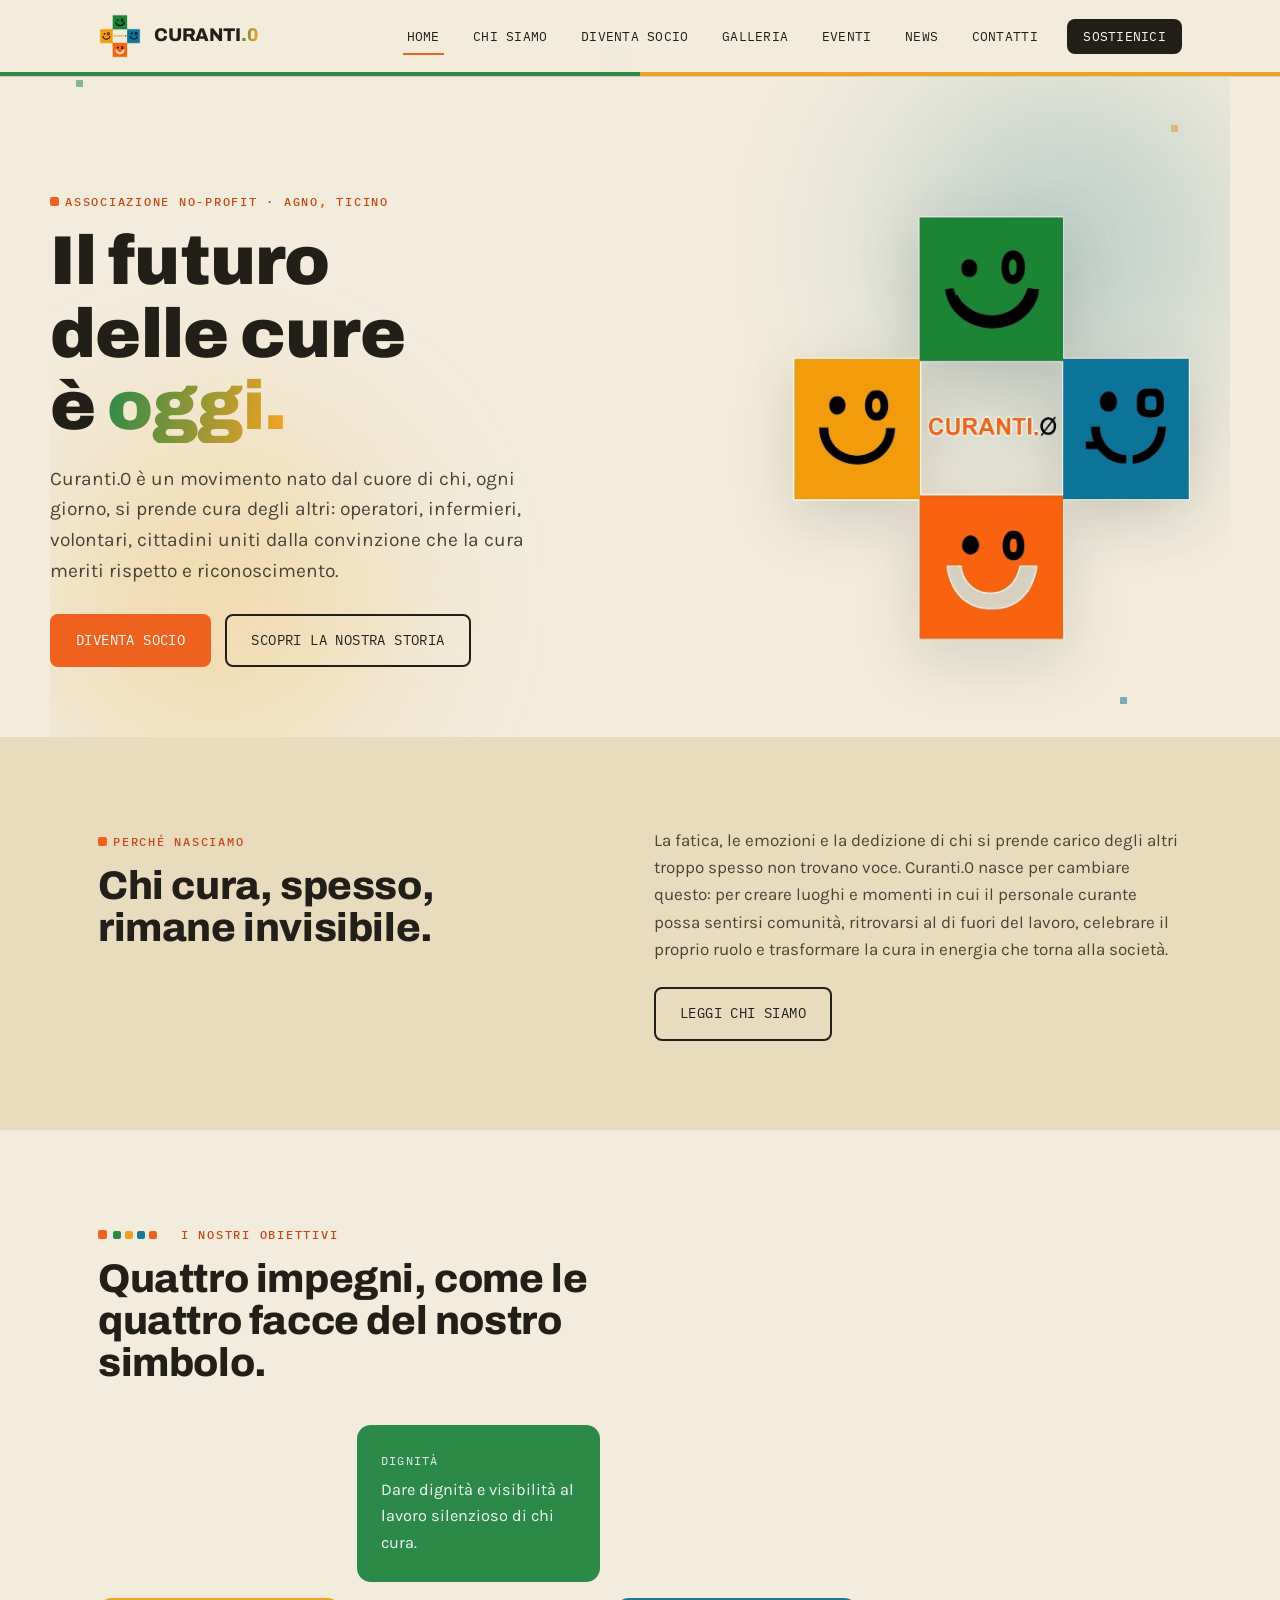
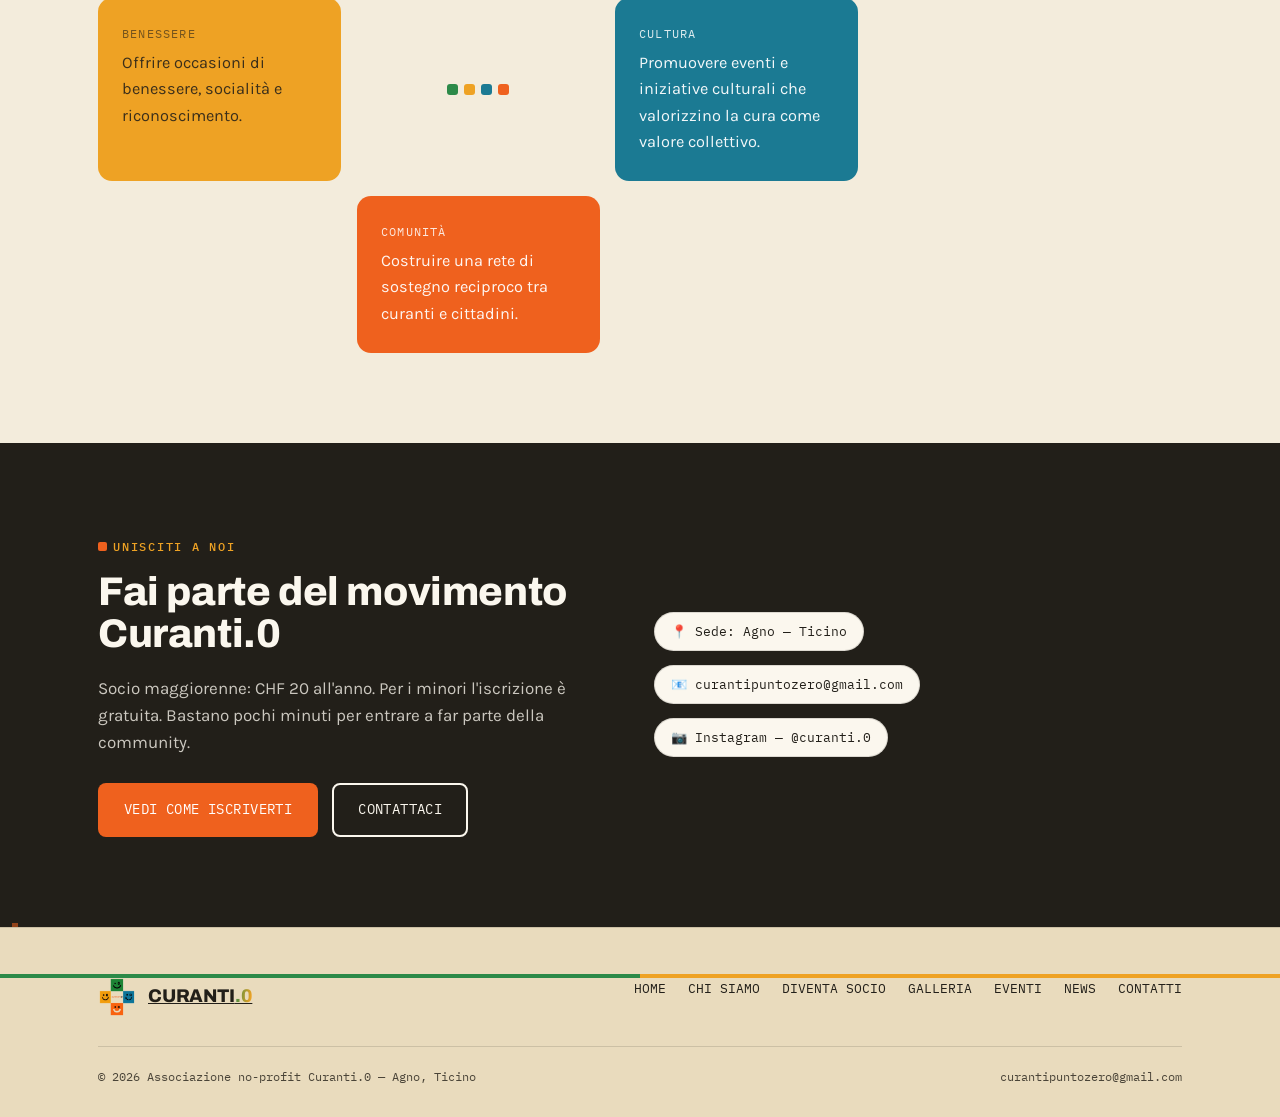
<file: index.html>
<!DOCTYPE html>
<html lang="it">
<head>
<meta charset="UTF-8">
<meta name="viewport" content="width=device-width, initial-scale=1.0">
<title>Curanti.0 — Il futuro delle cure è oggi</title>
<meta name="description" content="Curanti.0 è l'associazione no-profit di Agno (Ticino) che dà dignità, visibilità e comunità a chi ogni giorno si prende cura degli altri.">
<link rel="icon" href="logo-mark.png">
<link rel="stylesheet" href="style.css">
</head>
<body>
<div class="scroll-progress"></div>

<header class="site-header">
  <nav class="nav">
    <a href="index.html" class="brand">
      <img src="logo-mark.png" alt="Logo Curanti.0">
      <span class="brand-word">CURANTI<span class="zero">.0</span></span>
    </a>
    <button class="nav-toggle" aria-label="Apri il menu" aria-expanded="false">
      <span></span>
    </button>
    <ul class="nav-links">
      <li><a href="index.html" aria-current="page">Home</a></li>
      <li><a href="chi-siamo.html">Chi siamo</a></li>
      <li><a href="diventa-socio.html">Diventa socio</a></li>
      <li><a href="galleria.html">Galleria</a></li>
      <li><a href="eventi.html">Eventi</a></li>
      <li><a href="news.html">News</a></li>
      <li><a href="contatti.html">Contatti</a></li>
      <li><a href="diventa-socio.html" class="nav-cta">Sostienici</a></li>
    </ul>
  </nav>
</header>

<main>

  <!-- HERO -->
  <section class="hero wrap">
    <div>
      <span class="eyebrow">Associazione no-profit · Agno, Ticino</span>
      <h1 class="kinetic-h1">
        <span class="line"><span>Il futuro</span></span>
        <span class="line"><span>delle cure</span></span>
        <span class="line"><span>è <em class="accent-grad" style="font-style:normal;">oggi.</em></span></span>
      </h1>
      <p class="lede">Curanti.0 è un movimento nato dal cuore di chi, ogni giorno, si prende cura degli altri: operatori, infermieri, volontari, cittadini uniti dalla convinzione che la cura meriti rispetto e riconoscimento.</p>
      <div class="btn-row">
        <a href="diventa-socio.html" class="btn btn-primary">Diventa socio</a>
        <a href="chi-siamo.html" class="btn btn-ghost">Scopri la nostra storia</a>
      </div>
    </div>
    <div class="hero-visual" aria-hidden="true">
      <img src="logo-mark.png" alt="" class="hero-logo-img">
    </div>
  </section>

  <!-- INTRO -->
  <section class="section-alt">
    <div class="wrap">
      <div class="grid-2 reveal">
        <div>
          <span class="eyebrow">Perché nasciamo</span>
          <h2>Chi cura, spesso,<br>rimane invisibile.</h2>
        </div>
        <div>
          <p>La fatica, le emozioni e la dedizione di chi si prende carico degli altri troppo spesso non trovano voce. Curanti.0 nasce per cambiare questo: per creare luoghi e momenti in cui il personale curante possa sentirsi comunità, ritrovarsi al di fuori del lavoro, celebrare il proprio ruolo e trasformare la cura in energia che torna alla società.</p>
          <a href="chi-siamo.html" class="btn btn-ghost" style="margin-top:.4em;">Leggi chi siamo</a>
        </div>
      </div>
    </div>
  </section>

  <!-- OBIETTIVI -->
  <section>
    <div class="wrap">
      <div class="section-head reveal">
        <span class="eyebrow"><span class="cross-dots"><span></span><span></span><span></span><span></span></span>&nbsp; I nostri obiettivi</span>
        <h2>Quattro impegni, come le quattro facce del nostro simbolo.</h2>
      </div>
      <div class="obj-cross reveal">
        <div class="obj-card c-forest cross-top">
          <span class="num">Dignità</span>
          <p>Dare dignità e visibilità al lavoro silenzioso di chi cura.</p>
        </div>
        <div class="obj-card c-amber cross-left">
          <span class="num">Benessere</span>
          <p>Offrire occasioni di benessere, socialità e riconoscimento.</p>
        </div>
        <div class="obj-cross-center" aria-hidden="true">
          <span class="cross-dots"><span></span><span></span><span></span><span></span></span>
        </div>
        <div class="obj-card c-teal cross-right">
          <span class="num">Cultura</span>
          <p>Promuovere eventi e iniziative culturali che valorizzino la cura come valore collettivo.</p>
        </div>
        <div class="obj-card c-vermillion cross-bottom">
          <span class="num">Comunità</span>
          <p>Costruire una rete di sostegno reciproco tra curanti e cittadini.</p>
        </div>
      </div>
    </div>
  </section>

  <!-- CTA band -->
  <section class="section-dark">
    <div class="wrap">
      <div class="grid-2 reveal" style="align-items:center;">
        <div>
          <span class="eyebrow">Unisciti a noi</span>
          <h2>Fai parte del movimento Curanti.0</h2>
          <p>Socio maggiorenne: CHF 20 all'anno. Per i minori l'iscrizione è gratuita. Bastano pochi minuti per entrare a far parte della community.</p>
          <div class="btn-row">
            <a href="diventa-socio.html" class="btn btn-primary">Vedi come iscriverti</a>
            <a href="contatti.html" class="btn btn-ghost" style="border-color:var(--paper); color:var(--paper);">Contattaci</a>
          </div>
        </div>
        <div>
          <div class="badge" style="margin-bottom:14px;">📍 Sede: Agno — Ticino</div><br>
          <div class="badge" style="margin-bottom:14px;">📧 curantipuntozero@gmail.com</div><br>
          <div class="badge">📷 Instagram — @curanti.0</div>
        </div>
      </div>
    </div>
  </section>

</main>

<footer class="site-footer">
  <div class="wrap">
    <div class="footer-top">
      <a href="index.html" class="footer-brand">
        <img src="logo-mark.png" alt="Logo Curanti.0">
        <span class="brand-word">CURANTI<span class="zero">.0</span></span>
      </a>
      <ul class="footer-nav">
        <li><a href="index.html">Home</a></li>
        <li><a href="chi-siamo.html">Chi siamo</a></li>
        <li><a href="diventa-socio.html">Diventa socio</a></li>
        <li><a href="galleria.html">Galleria</a></li>
        <li><a href="eventi.html">Eventi</a></li>
        <li><a href="news.html">News</a></li>
        <li><a href="contatti.html">Contatti</a></li>
      </ul>
    </div>
    <div class="footer-bottom">
      <span>© 2026 Associazione no-profit Curanti.0 — Agno, Ticino</span>
      <span>curantipuntozero@gmail.com</span>
    </div>
  </div>
</footer>

<script src="script.js"></script>
</body>
</html>
</file>
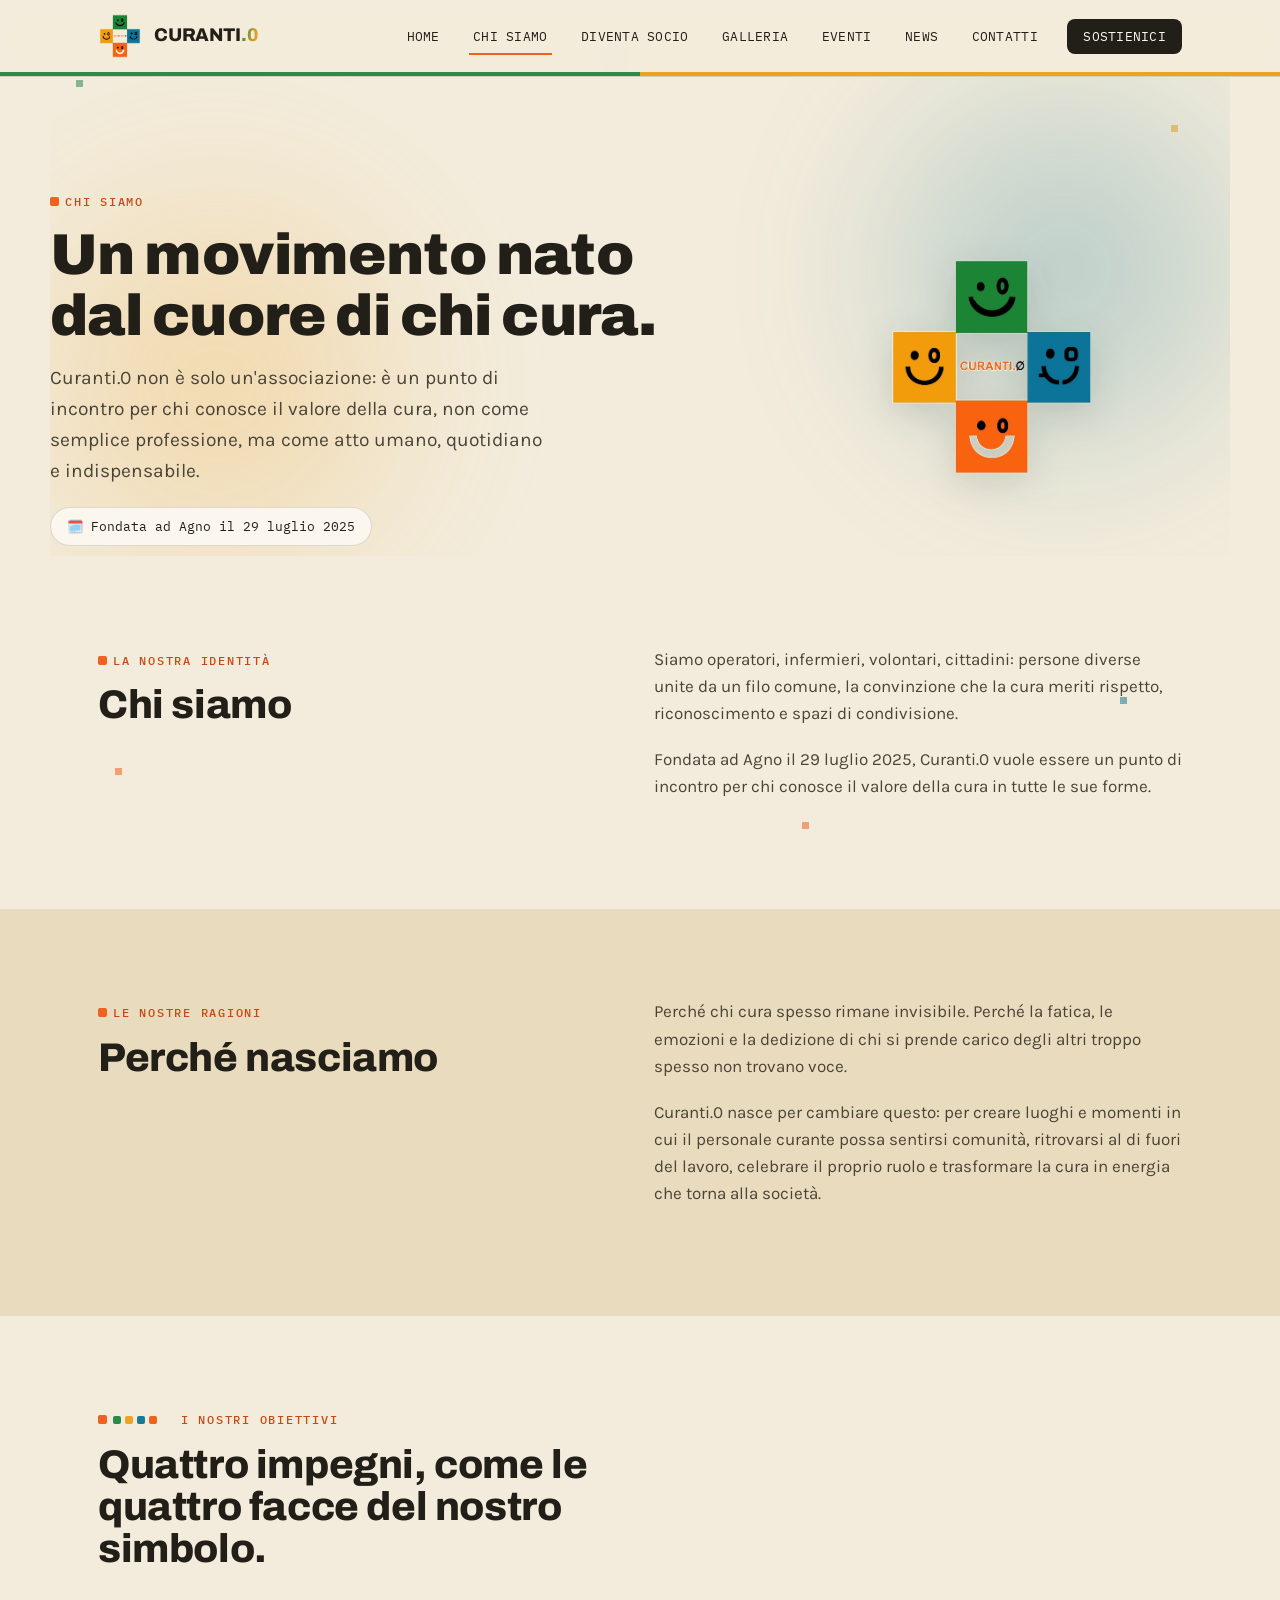
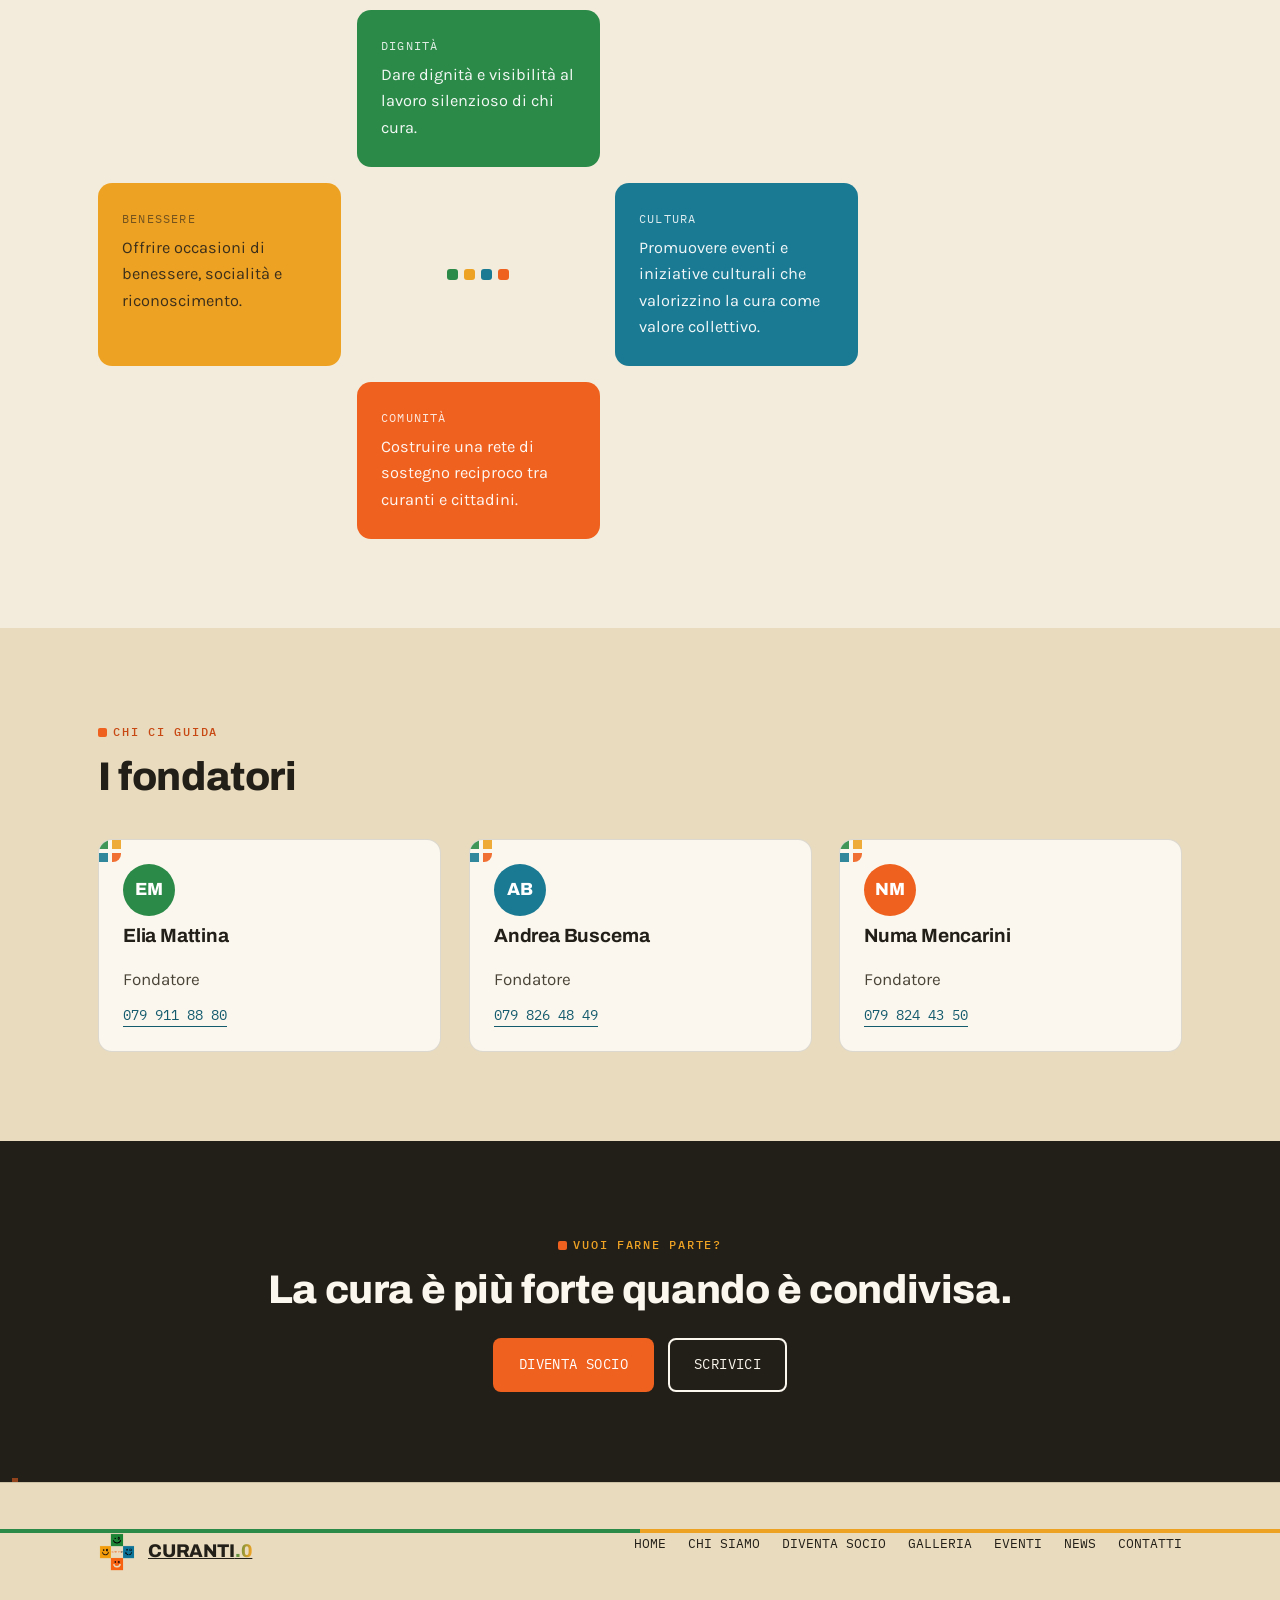
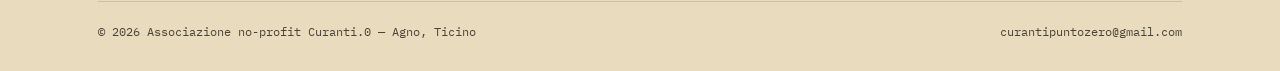
<file: chi-siamo.html>
<!DOCTYPE html>
<html lang="it">
<head>
<meta charset="UTF-8">
<meta name="viewport" content="width=device-width, initial-scale=1.0">
<title>Chi siamo — Curanti.0</title>
<meta name="description" content="Curanti.0 nasce ad Agno il 29 luglio 2025: scopri la nostra storia, perché siamo nati e i nostri obiettivi.">
<link rel="icon" href="logo-mark.png">
<link rel="stylesheet" href="style.css">
</head>
<body>
<div class="scroll-progress"></div>

<header class="site-header">
  <nav class="nav">
    <a href="index.html" class="brand">
      <img src="logo-mark.png" alt="Logo Curanti.0">
      <span class="brand-word">CURANTI<span class="zero">.0</span></span>
    </a>
    <button class="nav-toggle" aria-label="Apri il menu" aria-expanded="false">
      <span></span>
    </button>
    <ul class="nav-links">
      <li><a href="index.html">Home</a></li>
      <li><a href="chi-siamo.html" aria-current="page">Chi siamo</a></li>
      <li><a href="diventa-socio.html">Diventa socio</a></li>
      <li><a href="galleria.html">Galleria</a></li>
      <li><a href="eventi.html">Eventi</a></li>
      <li><a href="news.html">News</a></li>
      <li><a href="contatti.html">Contatti</a></li>
      <li><a href="diventa-socio.html" class="nav-cta">Sostienici</a></li>
    </ul>
  </nav>
</header>

<main>

  <section class="hero wrap" style="padding-bottom: 10px;">
    <div>
      <span class="eyebrow">Chi siamo</span>
      <h1 style="font-size: clamp(2.2rem, 4.6vw, 3.6rem);">Un movimento nato dal cuore di chi cura.</h1>
      <p class="lede">Curanti.0 non è solo un'associazione: è un punto di incontro per chi conosce il valore della cura, non come semplice professione, ma come atto umano, quotidiano e indispensabile.</p>
      <div class="badge">🗓️ Fondata ad Agno il 29 luglio 2025</div>
    </div>
      <div class="hero-visual mini" aria-hidden="true">
      <img src="logo-mark.png" alt="" class="hero-logo-img">
    </div>
    </div>
</section>

  <section>
    <div class="wrap grid-2 reveal">
      <div>
        <span class="eyebrow">La nostra identità</span>
        <h2>Chi siamo</h2>
      </div>
      <div>
        <p>Siamo operatori, infermieri, volontari, cittadini: persone diverse unite da un filo comune, la convinzione che la cura meriti rispetto, riconoscimento e spazi di condivisione.</p>
        <p>Fondata ad Agno il 29 luglio 2025, Curanti.0 vuole essere un punto di incontro per chi conosce il valore della cura in tutte le sue forme.</p>
      </div>
    </div>
  </section>

  <section class="section-alt">
    <div class="wrap grid-2 reveal">
      <div>
        <span class="eyebrow">Le nostre ragioni</span>
        <h2>Perché nasciamo</h2>
      </div>
      <div>
        <p>Perché chi cura spesso rimane invisibile. Perché la fatica, le emozioni e la dedizione di chi si prende carico degli altri troppo spesso non trovano voce.</p>
        <p>Curanti.0 nasce per cambiare questo: per creare luoghi e momenti in cui il personale curante possa sentirsi comunità, ritrovarsi al di fuori del lavoro, celebrare il proprio ruolo e trasformare la cura in energia che torna alla società.</p>
      </div>
    </div>
  </section>

  <section>
    <div class="wrap">
      <div class="section-head reveal">
        <span class="eyebrow"><span class="cross-dots"><span></span><span></span><span></span><span></span></span>&nbsp; I nostri obiettivi</span>
        <h2>Quattro impegni, come le quattro facce del nostro simbolo.</h2>
      </div>
      <div class="obj-cross reveal">
        <div class="obj-card c-forest cross-top">
          <span class="num">Dignità</span>
          <p>Dare dignità e visibilità al lavoro silenzioso di chi cura.</p>
        </div>
        <div class="obj-card c-amber cross-left">
          <span class="num">Benessere</span>
          <p>Offrire occasioni di benessere, socialità e riconoscimento.</p>
        </div>
        <div class="obj-cross-center" aria-hidden="true">
          <span class="cross-dots"><span></span><span></span><span></span><span></span></span>
        </div>
        <div class="obj-card c-teal cross-right">
          <span class="num">Cultura</span>
          <p>Promuovere eventi e iniziative culturali che valorizzino la cura come valore collettivo.</p>
        </div>
        <div class="obj-card c-vermillion cross-bottom">
          <span class="num">Comunità</span>
          <p>Costruire una rete di sostegno reciproco tra curanti e cittadini.</p>
        </div>
      </div>
    </div>
  </section>

  <section class="section-alt">
    <div class="wrap">
      <div class="section-head reveal">
        <span class="eyebrow">Chi ci guida</span>
        <h2>I fondatori</h2>
      </div>
      <div class="grid-3 reveal">
        <div class="founder-card">
          <div class="founder-avatar" style="background:var(--forest);">EM</div>
          <h3>Elia Mattina</h3>
          <p style="margin:0;">Fondatore</p>
          <a href="tel:+41799118880">079 911 88 80</a>
        </div>
        <div class="founder-card">
          <div class="founder-avatar" style="background:var(--teal);">AB</div>
          <h3>Andrea Buscema</h3>
          <p style="margin:0;">Fondatore</p>
          <a href="tel:+41798264849">079 826 48 49</a>
        </div>
        <div class="founder-card">
          <div class="founder-avatar" style="background:var(--vermillion);">NM</div>
          <h3>Numa Mencarini</h3>
          <p style="margin:0;">Fondatore</p>
          <a href="tel:+41798244350">079 824 43 50</a>
        </div>
      </div>
    </div>
  </section>

  <section class="section-dark">
    <div class="wrap reveal" style="text-align:center;">
      <span class="eyebrow" style="justify-content:center;">Vuoi farne parte?</span>
      <h2>La cura è più forte quando è condivisa.</h2>
      <div class="btn-row" style="justify-content:center;">
        <a href="diventa-socio.html" class="btn btn-primary">Diventa socio</a>
        <a href="contatti.html" class="btn btn-ghost" style="border-color:var(--paper); color:var(--paper);">Scrivici</a>
      </div>
    </div>
  </section>

</main>

<footer class="site-footer">
  <div class="wrap">
    <div class="footer-top">
      <a href="index.html" class="footer-brand">
        <img src="logo-mark.png" alt="Logo Curanti.0">
        <span class="brand-word">CURANTI<span class="zero">.0</span></span>
      </a>
      <ul class="footer-nav">
        <li><a href="index.html">Home</a></li>
        <li><a href="chi-siamo.html">Chi siamo</a></li>
        <li><a href="diventa-socio.html">Diventa socio</a></li>
        <li><a href="galleria.html">Galleria</a></li>
        <li><a href="eventi.html">Eventi</a></li>
        <li><a href="news.html">News</a></li>
        <li><a href="contatti.html">Contatti</a></li>
      </ul>
    </div>
    <div class="footer-bottom">
      <span>© 2026 Associazione no-profit Curanti.0 — Agno, Ticino</span>
      <span>curantipuntozero@gmail.com</span>
    </div>
  </div>
</footer>

<script src="script.js"></script>
</body>
</html>
</file>
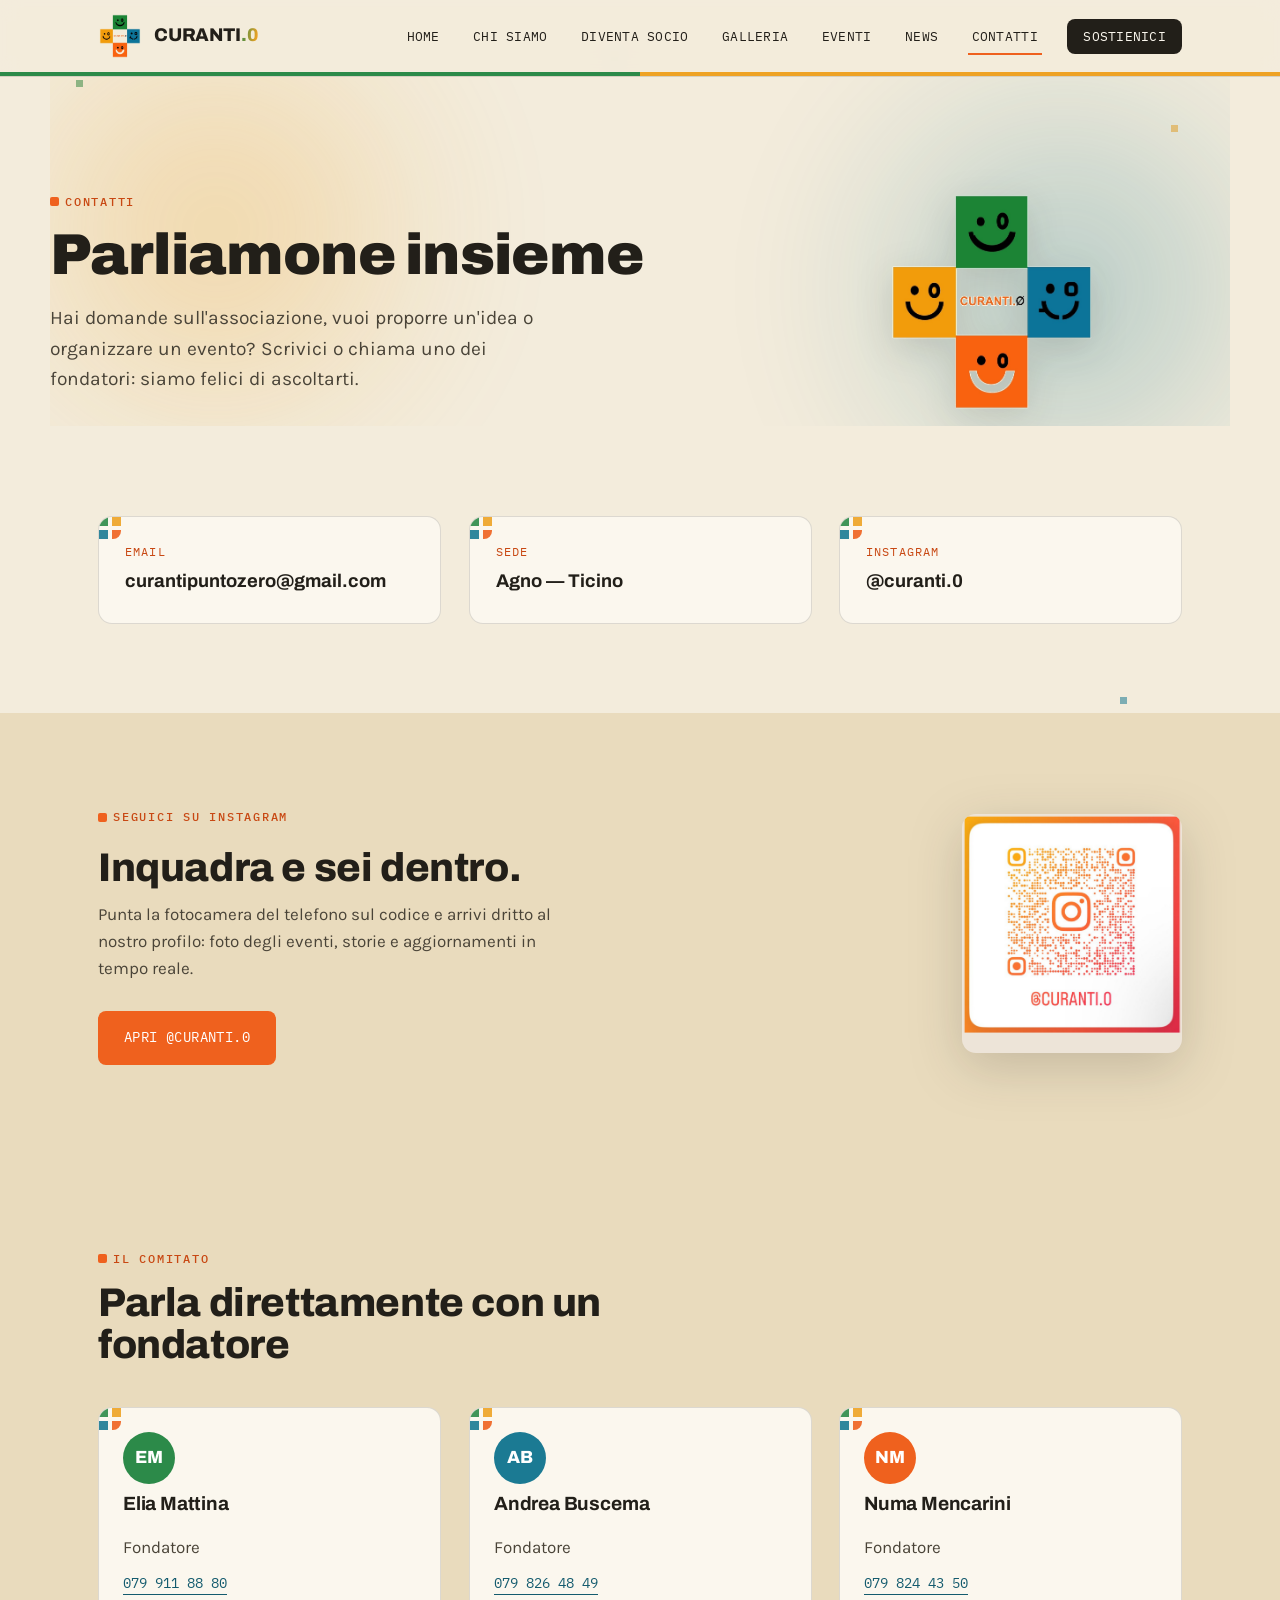
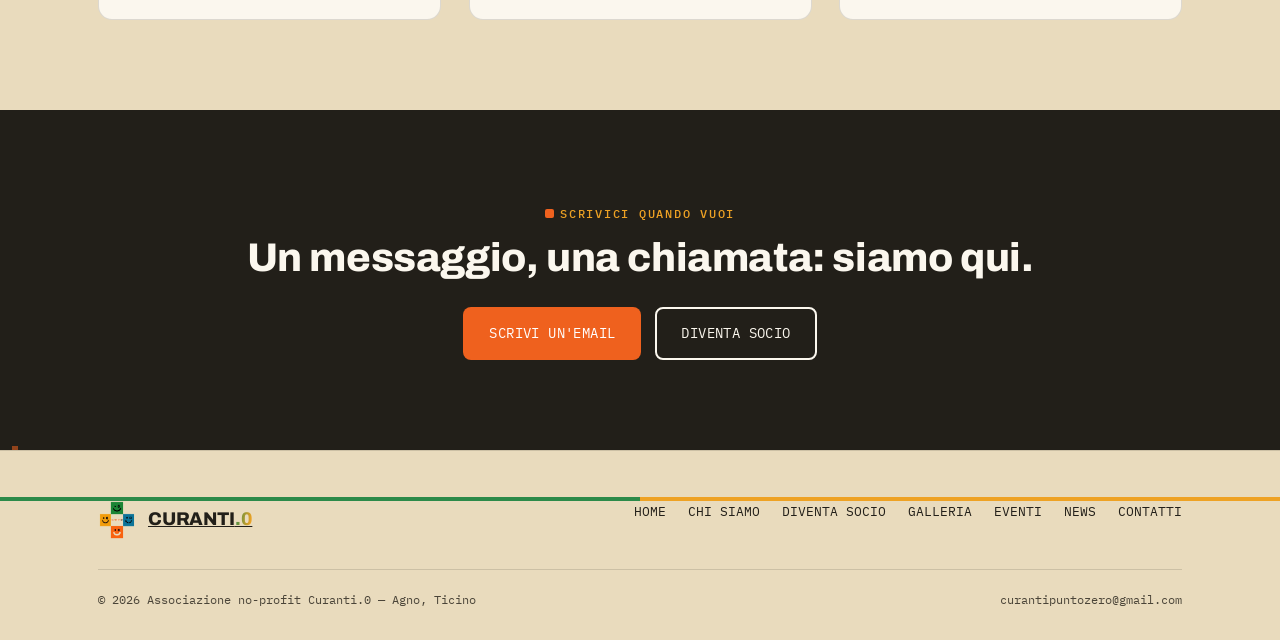
<file: contatti.html>
<!DOCTYPE html>
<html lang="it">
<head>
<meta charset="UTF-8">
<meta name="viewport" content="width=device-width, initial-scale=1.0">
<title>Contatti — Curanti.0</title>
<meta name="description" content="Contatta l'associazione no-profit Curanti.0: email, telefono dei fondatori, sede ad Agno (Ticino) e Instagram.">
<link rel="icon" href="logo-mark.png">
<link rel="stylesheet" href="style.css">
</head>
<body>
<div class="scroll-progress"></div>

<header class="site-header">
  <nav class="nav">
    <a href="index.html" class="brand">
      <img src="logo-mark.png" alt="Logo Curanti.0">
      <span class="brand-word">CURANTI<span class="zero">.0</span></span>
    </a>
    <button class="nav-toggle" aria-label="Apri il menu" aria-expanded="false">
      <span></span>
    </button>
    <ul class="nav-links">
      <li><a href="index.html">Home</a></li>
      <li><a href="chi-siamo.html">Chi siamo</a></li>
      <li><a href="diventa-socio.html">Diventa socio</a></li>
      <li><a href="galleria.html">Galleria</a></li>
      <li><a href="eventi.html">Eventi</a></li>
      <li><a href="news.html">News</a></li>
      <li><a href="contatti.html" aria-current="page">Contatti</a></li>
      <li><a href="diventa-socio.html" class="nav-cta">Sostienici</a></li>
    </ul>
  </nav>
</header>

<main>

  <section class="hero wrap" style="padding-bottom: 10px;">
    <div>
      <span class="eyebrow">Contatti</span>
      <h1 style="font-size: clamp(2.2rem, 4.6vw, 3.6rem);">Parliamone insieme</h1>
      <p class="lede">Hai domande sull'associazione, vuoi proporre un'idea o organizzare un evento? Scrivici o chiama uno dei fondatori: siamo felici di ascoltarti.</p>
    </div>
      <div class="hero-visual mini" aria-hidden="true">
      <img src="logo-mark.png" alt="" class="hero-logo-img">
    </div>
    </div>
</section>

  <!-- Info principali -->
  <section>
    <div class="wrap">
      <div class="grid-3 reveal">
        <div class="info-card">
          <span class="label">Email</span>
          <a class="value" href="mailto:curantipuntozero@gmail.com">curantipuntozero@gmail.com</a>
        </div>
        <div class="info-card">
          <span class="label">Sede</span>
          <span class="value">Agno — Ticino</span>
        </div>
        <div class="info-card">
          <span class="label">Instagram</span>
          <a class="value" href="https://instagram.com/curanti.0" target="_blank" rel="noopener">@curanti.0</a>
        </div>
      </div>
    </div>
  </section>

  <!-- QR Instagram -->
  <section class="section-alt">
    <div class="wrap reveal">
      <div class="qr-panel">
        <div class="qr-panel-text">
          <span class="eyebrow">Seguici su Instagram</span>
          <h2>Inquadra e sei dentro.</h2>
          <p style="max-width: 46ch;">Punta la fotocamera del telefono sul codice e arrivi dritto al nostro profilo: foto degli eventi, storie e aggiornamenti in tempo reale.</p>
          <a href="https://instagram.com/curanti.0" target="_blank" rel="noopener" class="btn btn-primary" style="margin-top: 10px;">Apri @curanti.0</a>
        </div>
        <img src="instagram-qr.png" alt="QR code per seguire Curanti.0 su Instagram" class="qr-image">
      </div>
    </div>
  </section>

  <!-- Fondatori -->
  <section class="section-alt">
    <div class="wrap">
      <div class="section-head reveal">
        <span class="eyebrow">Il Comitato</span>
        <h2>Parla direttamente con un fondatore</h2>
      </div>
      <div class="grid-3 reveal">
        <div class="founder-card">
          <div class="founder-avatar" style="background:var(--forest);">EM</div>
          <h3>Elia Mattina</h3>
          <p style="margin:0;">Fondatore</p>
          <a href="tel:+41799118880">079 911 88 80</a>
        </div>
        <div class="founder-card">
          <div class="founder-avatar" style="background:var(--teal);">AB</div>
          <h3>Andrea Buscema</h3>
          <p style="margin:0;">Fondatore</p>
          <a href="tel:+41798264849">079 826 48 49</a>
        </div>
        <div class="founder-card">
          <div class="founder-avatar" style="background:var(--vermillion);">NM</div>
          <h3>Numa Mencarini</h3>
          <p style="margin:0;">Fondatore</p>
          <a href="tel:+41798244350">079 824 43 50</a>
        </div>
      </div>
    </div>
  </section>

  <!-- CTA finale -->
  <section class="section-dark">
    <div class="wrap reveal" style="text-align:center;">
      <span class="eyebrow">Scrivici quando vuoi</span>
      <h2>Un messaggio, una chiamata: siamo qui.</h2>
      <div class="btn-row" style="justify-content:center;">
        <a href="mailto:curantipuntozero@gmail.com" class="btn btn-primary">Scrivi un'email</a>
        <a href="diventa-socio.html" class="btn btn-ghost" style="border-color:var(--paper); color:var(--paper);">Diventa socio</a>
      </div>
    </div>
  </section>

</main>

<footer class="site-footer">
  <div class="wrap">
    <div class="footer-top">
      <a href="index.html" class="footer-brand">
        <img src="logo-mark.png" alt="Logo Curanti.0">
        <span class="brand-word">CURANTI<span class="zero">.0</span></span>
      </a>
      <ul class="footer-nav">
        <li><a href="index.html">Home</a></li>
        <li><a href="chi-siamo.html">Chi siamo</a></li>
        <li><a href="diventa-socio.html">Diventa socio</a></li>
        <li><a href="galleria.html">Galleria</a></li>
        <li><a href="eventi.html">Eventi</a></li>
        <li><a href="news.html">News</a></li>
        <li><a href="contatti.html">Contatti</a></li>
      </ul>
    </div>
    <div class="footer-bottom">
      <span>© 2026 Associazione no-profit Curanti.0 — Agno, Ticino</span>
      <span>curantipuntozero@gmail.com</span>
    </div>
  </div>
</footer>

<script src="script.js"></script>
</body>
</html>
</file>
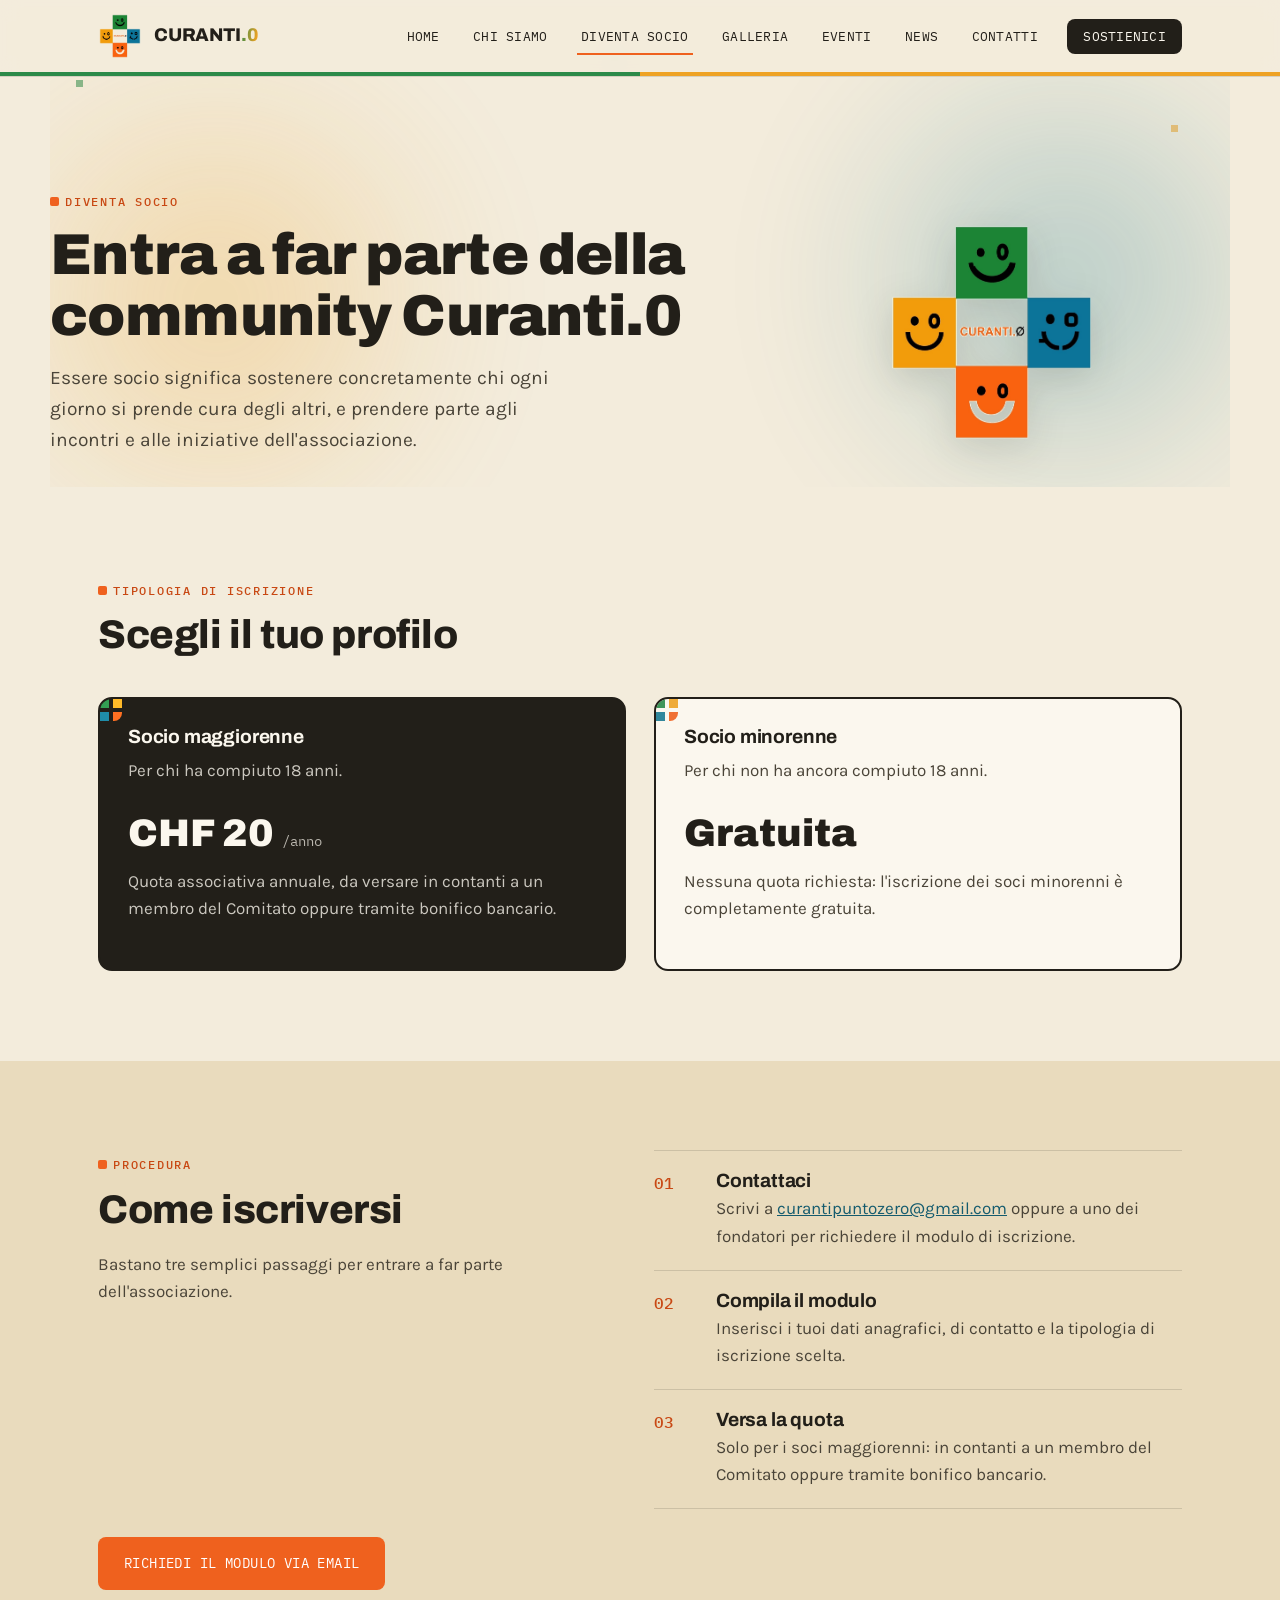
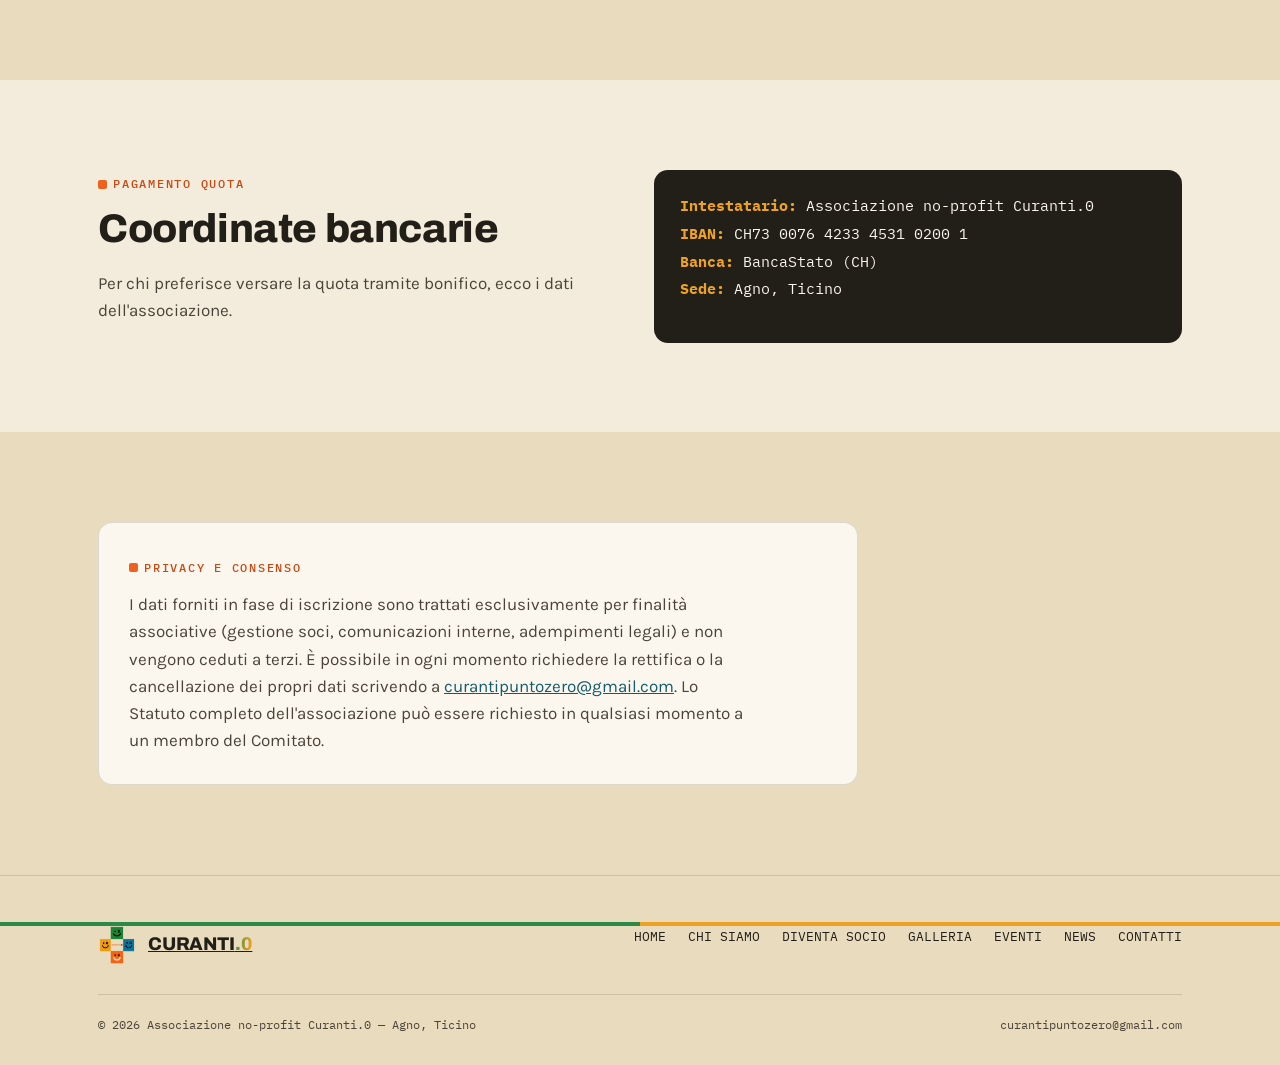
<file: diventa-socio.html>
<!DOCTYPE html>
<html lang="it">
<head>
<meta charset="UTF-8">
<meta name="viewport" content="width=device-width, initial-scale=1.0">
<title>Diventa socio — Curanti.0</title>
<meta name="description" content="Iscriviti a Curanti.0: quote, procedura d'iscrizione e dati bancari dell'associazione no-profit di Agno.">
<link rel="icon" href="logo-mark.png">
<link rel="stylesheet" href="style.css">
</head>
<body>
<div class="scroll-progress"></div>

<header class="site-header">
  <nav class="nav">
    <a href="index.html" class="brand">
      <img src="logo-mark.png" alt="Logo Curanti.0">
      <span class="brand-word">CURANTI<span class="zero">.0</span></span>
    </a>
    <button class="nav-toggle" aria-label="Apri il menu" aria-expanded="false">
      <span></span>
    </button>
    <ul class="nav-links">
      <li><a href="index.html">Home</a></li>
      <li><a href="chi-siamo.html">Chi siamo</a></li>
      <li><a href="diventa-socio.html" aria-current="page">Diventa socio</a></li>
      <li><a href="galleria.html">Galleria</a></li>
      <li><a href="eventi.html">Eventi</a></li>
      <li><a href="news.html">News</a></li>
      <li><a href="contatti.html">Contatti</a></li>
      <li><a href="diventa-socio.html" class="nav-cta">Sostienici</a></li>
    </ul>
  </nav>
</header>

<main>

  <section class="hero wrap" style="padding-bottom: 10px;">
    <div>
      <span class="eyebrow">Diventa socio</span>
      <h1 style="font-size: clamp(2.2rem, 4.6vw, 3.6rem);">Entra a far parte della community Curanti.0</h1>
      <p class="lede">Essere socio significa sostenere concretamente chi ogni giorno si prende cura degli altri, e prendere parte agli incontri e alle iniziative dell'associazione.</p>
    </div>
      <div class="hero-visual mini" aria-hidden="true">
      <img src="logo-mark.png" alt="" class="hero-logo-img">
    </div>
    </div>
</section>

  <!-- Tipologie -->
  <section>
    <div class="wrap">
      <div class="section-head reveal">
        <span class="eyebrow">Tipologia di iscrizione</span>
        <h2>Scegli il tuo profilo</h2>
      </div>
      <div class="grid-2 reveal">
        <div class="fee-card highlight">
          <h3>Socio maggiorenne</h3>
          <p>Per chi ha compiuto 18 anni.</p>
          <div class="fee-price">CHF 20<span> /anno</span></div>
          <p>Quota associativa annuale, da versare in contanti a un membro del Comitato oppure tramite bonifico bancario.</p>
        </div>
        <div class="fee-card">
          <h3>Socio minorenne</h3>
          <p>Per chi non ha ancora compiuto 18 anni.</p>
          <div class="fee-price">Gratuita</div>
          <p>Nessuna quota richiesta: l'iscrizione dei soci minorenni è completamente gratuita.</p>
        </div>
      </div>
    </div>
  </section>

  <!-- Come iscriversi -->
  <section class="section-alt">
    <div class="wrap">
      <div class="grid-2 reveal">
        <div>
          <span class="eyebrow">Procedura</span>
          <h2>Come iscriversi</h2>
          <p>Bastano tre semplici passaggi per entrare a far parte dell'associazione.</p>
        </div>
        <ol class="steps">
          <li>
            <div>
              <h3 style="margin-bottom:.2em;">Contattaci</h3>
              <p style="margin:0;">Scrivi a <a href="mailto:curantipuntozero@gmail.com" style="color:var(--teal-deep);">curantipuntozero@gmail.com</a> oppure a uno dei fondatori per richiedere il modulo di iscrizione.</p>
            </div>
          </li>
          <li>
            <div>
              <h3 style="margin-bottom:.2em;">Compila il modulo</h3>
              <p style="margin:0;">Inserisci i tuoi dati anagrafici, di contatto e la tipologia di iscrizione scelta.</p>
            </div>
          </li>
          <li>
            <div>
              <h3 style="margin-bottom:.2em;">Versa la quota</h3>
              <p style="margin:0;">Solo per i soci maggiorenni: in contanti a un membro del Comitato oppure tramite bonifico bancario.</p>
            </div>
          </li>
        </ol>
      </div>
      <div class="btn-row">
        <a href="mailto:curantipuntozero@gmail.com?subject=Richiesta%20modulo%20di%20iscrizione%20Curanti.0" class="btn btn-primary">Richiedi il modulo via email</a>
      </div>
    </div>
  </section>

  <!-- Dati bancari -->
  <section>
    <div class="wrap grid-2 reveal">
      <div>
        <span class="eyebrow">Pagamento quota</span>
        <h2>Coordinate bancarie</h2>
        <p>Per chi preferisce versare la quota tramite bonifico, ecco i dati dell'associazione.</p>
      </div>
      <div class="bank-box">
        <b>Intestatario:</b> Associazione no-profit Curanti.0<br>
        <b>IBAN:</b> CH73 0076 4233 4531 0200 1<br>
        <b>Banca:</b> BancaStato (CH)<br>
        <b>Sede:</b> Agno, Ticino
      </div>
    </div>
  </section>

  <!-- Privacy -->
  <section class="section-alt">
    <div class="wrap reveal">
      <div class="card" style="max-width: 760px;">
        <span class="eyebrow">Privacy e consenso</span>
        <p style="margin:0;">I dati forniti in fase di iscrizione sono trattati esclusivamente per finalità associative (gestione soci, comunicazioni interne, adempimenti legali) e non vengono ceduti a terzi. È possibile in ogni momento richiedere la rettifica o la cancellazione dei propri dati scrivendo a <a href="mailto:curantipuntozero@gmail.com" style="color:var(--teal-deep);">curantipuntozero@gmail.com</a>. Lo Statuto completo dell'associazione può essere richiesto in qualsiasi momento a un membro del Comitato.</p>
      </div>
    </div>
  </section>

</main>

<footer class="site-footer">
  <div class="wrap">
    <div class="footer-top">
      <a href="index.html" class="footer-brand">
        <img src="logo-mark.png" alt="Logo Curanti.0">
        <span class="brand-word">CURANTI<span class="zero">.0</span></span>
      </a>
      <ul class="footer-nav">
        <li><a href="index.html">Home</a></li>
        <li><a href="chi-siamo.html">Chi siamo</a></li>
        <li><a href="diventa-socio.html">Diventa socio</a></li>
        <li><a href="galleria.html">Galleria</a></li>
        <li><a href="eventi.html">Eventi</a></li>
        <li><a href="news.html">News</a></li>
        <li><a href="contatti.html">Contatti</a></li>
      </ul>
    </div>
    <div class="footer-bottom">
      <span>© 2026 Associazione no-profit Curanti.0 — Agno, Ticino</span>
      <span>curantipuntozero@gmail.com</span>
    </div>
  </div>
</footer>

<script src="script.js"></script>
</body>
</html>
</file>
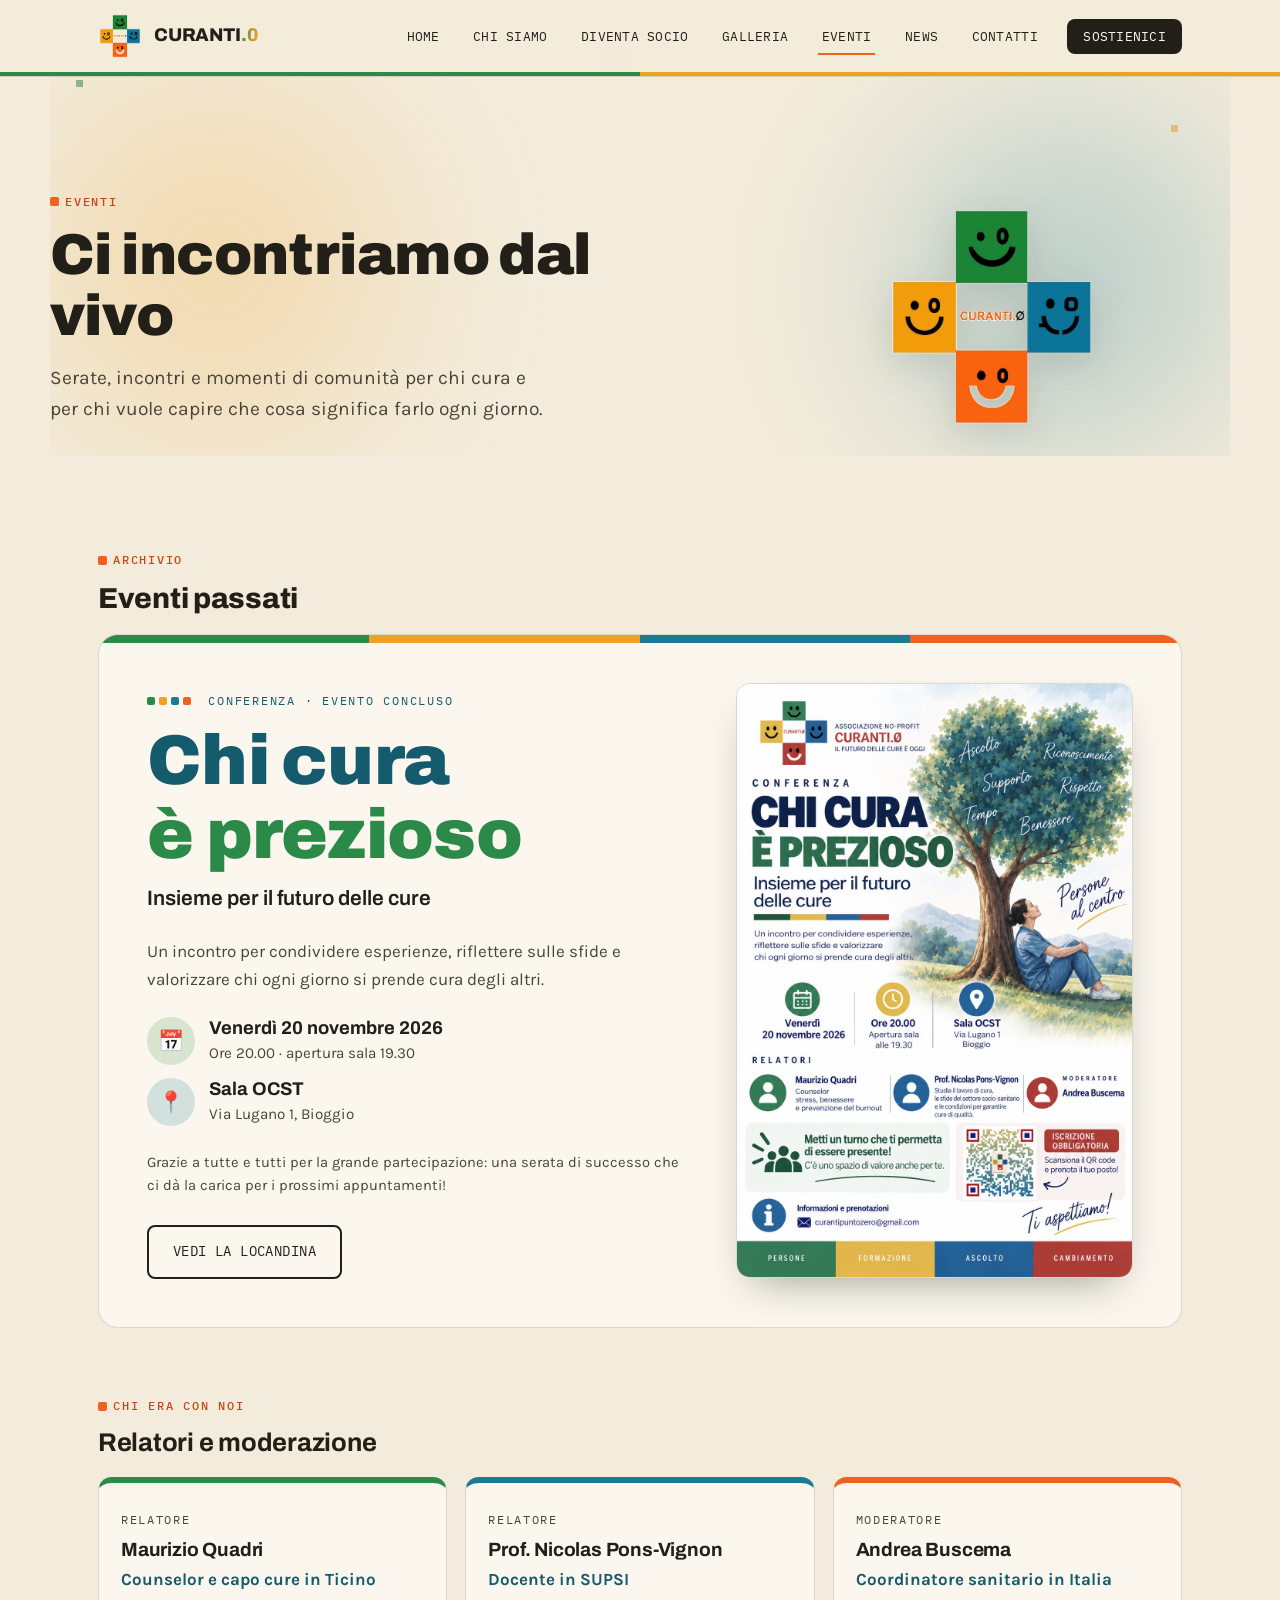
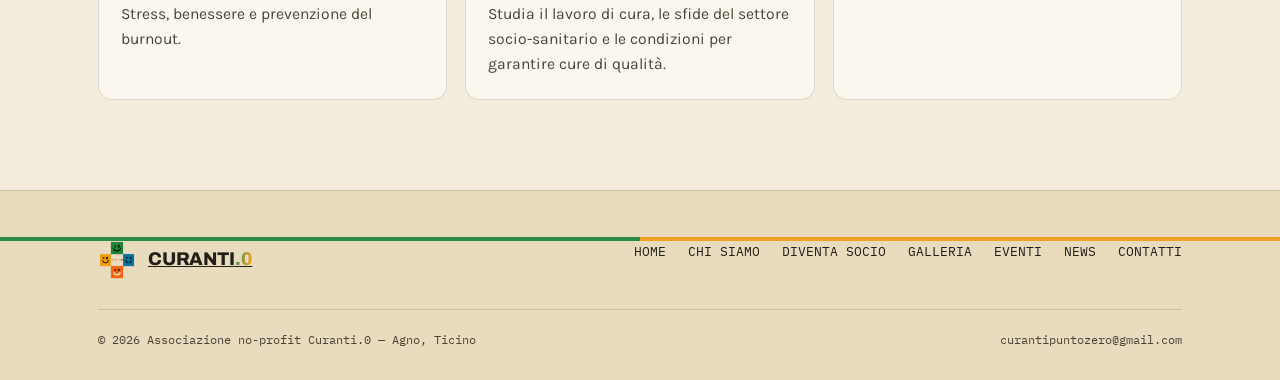
<file: eventi.html>
<!DOCTYPE html>
<html lang="it">
<head>
<meta charset="UTF-8">
<meta name="viewport" content="width=device-width, initial-scale=1.0">
<title>Eventi — Curanti.0</title>
<meta name="description" content="Gli eventi di Curanti.0. Archivio: «Chi cura è prezioso», conferenza del 20 novembre 2026 alla Sala OCST di Bioggio.">
<link rel="icon" href="logo-mark.png">
<link rel="stylesheet" href="style.css">
</head>
<body>
<div class="scroll-progress"></div>

<header class="site-header">
  <nav class="nav">
    <a href="index.html" class="brand">
      <img src="logo-mark.png" alt="Logo Curanti.0">
      <span class="brand-word">CURANTI<span class="zero">.0</span></span>
    </a>
    <button class="nav-toggle" aria-label="Apri il menu" aria-expanded="false">
      <span></span>
    </button>
    <ul class="nav-links">
      <li><a href="index.html">Home</a></li>
      <li><a href="chi-siamo.html">Chi siamo</a></li>
      <li><a href="diventa-socio.html">Diventa socio</a></li>
      <li><a href="galleria.html">Galleria</a></li>
      <li><a href="eventi.html" aria-current="page">Eventi</a></li>
      <li><a href="news.html">News</a></li>
      <li><a href="contatti.html">Contatti</a></li>
      <li><a href="diventa-socio.html" class="nav-cta">Sostienici</a></li>
    </ul>
  </nav>
</header>

<main>

  <section class="hero wrap" style="padding-bottom: 10px;">
    <div>
      <span class="eyebrow">Eventi</span>
      <h1 style="font-size: clamp(2.2rem, 4.6vw, 3.6rem);">Ci incontriamo dal vivo</h1>
      <p class="lede">Serate, incontri e momenti di comunità per chi cura e per chi vuole capire che cosa significa farlo ogni giorno.</p>
    </div>
    <div class="hero-visual mini" aria-hidden="true">
      <img src="logo-mark.png" alt="" class="hero-logo-img">
    </div>
  </section>

  <!-- EVENTI PASSATI (ARCHIVIO) -->
  <section>
    <div class="wrap">
      <div class="section-head reveal" style="margin-bottom:1.2em;">
        <span class="eyebrow">Archivio</span>
        <h2 style="font-size:1.8rem;">Eventi passati</h2>
      </div>
      <article class="event-feature event-past reveal" id="chi-cura-e-prezioso">
        <div class="event-info">
          <span class="event-tag"><span class="cross-dots"><span></span><span></span><span></span><span></span></span>&nbsp; Conferenza · Evento concluso</span>
          <h2 class="event-title">Chi cura<br><span>è prezioso</span></h2>
          <p class="event-sub">Insieme per il futuro delle cure</p>
          <p>Un incontro per condividere esperienze, riflettere sulle sfide e valorizzare chi ogni giorno si prende cura degli altri.</p>

          <ul class="event-facts">
            <li class="f-forest"><span class="ico">📅</span><div><strong>Venerdì 20 novembre 2026</strong><small>Ore 20.00 · apertura sala 19.30</small></div></li>
            <li class="f-teal"><span class="ico">📍</span><div><strong>Sala OCST</strong><small>Via Lugano 1, Bioggio</small></div></li>
          </ul>

          <p class="event-note">Grazie a tutte e tutti per la grande partecipazione: una serata di successo che ci dà la carica per i prossimi appuntamenti!</p>
          <div class="btn-row">
            <a class="btn btn-ghost" href="eventi/locandina-chi-cura-e-prezioso.jpg" target="_blank" rel="noopener">Vedi la locandina</a>
          </div>
        </div>

        <a class="event-poster" href="eventi/locandina-chi-cura-e-prezioso.jpg" target="_blank" rel="noopener" aria-label="Apri la locandina a grandezza naturale">
          <img src="eventi/locandina-chi-cura-e-prezioso.jpg" alt="Locandina della conferenza «Chi cura è prezioso», venerdì 20 novembre 2026, ore 20.00, Sala OCST, Bioggio" loading="lazy">
        </a>
      </article>

      <div class="speakers reveal">
        <div class="section-head" style="margin-bottom:1.2em;">
          <span class="eyebrow">Chi era con noi</span>
          <h3 style="font-size:1.6rem;">Relatori e moderazione</h3>
        </div>
        <div class="speaker-grid">
          <div class="speaker c-forest">
            <span class="role">Relatore</span>
            <h3>Maurizio Quadri</h3>
            <span class="speaker-title">Counselor e capo cure in Ticino</span>
            <p>Stress, benessere e prevenzione del burnout.</p>
          </div>
          <div class="speaker c-teal">
            <span class="role">Relatore</span>
            <h3>Prof. Nicolas Pons-Vignon</h3>
            <span class="speaker-title">Docente in SUPSI</span>
            <p>Studia il lavoro di cura, le sfide del settore socio-sanitario e le condizioni per garantire cure di qualità.</p>
          </div>
          <div class="speaker c-vermillion">
            <span class="role">Moderatore</span>
            <h3>Andrea Buscema</h3>
            <span class="speaker-title">Coordinatore sanitario in Italia</span>
          </div>
        </div>
      </div>

    </div>
  </section>

</main>

<footer class="site-footer">
  <div class="wrap">
    <div class="footer-top">
      <a href="index.html" class="footer-brand">
        <img src="logo-mark.png" alt="Logo Curanti.0">
        <span class="brand-word">CURANTI<span class="zero">.0</span></span>
      </a>
      <ul class="footer-nav">
        <li><a href="index.html">Home</a></li>
        <li><a href="chi-siamo.html">Chi siamo</a></li>
        <li><a href="diventa-socio.html">Diventa socio</a></li>
        <li><a href="galleria.html">Galleria</a></li>
        <li><a href="eventi.html">Eventi</a></li>
        <li><a href="news.html">News</a></li>
        <li><a href="contatti.html">Contatti</a></li>
      </ul>
    </div>
    <div class="footer-bottom">
      <span>© 2026 Associazione no-profit Curanti.0 — Agno, Ticino</span>
      <span>curantipuntozero@gmail.com</span>
    </div>
  </div>
</footer>

<script src="script.js"></script>
</body>
</html>
</file>
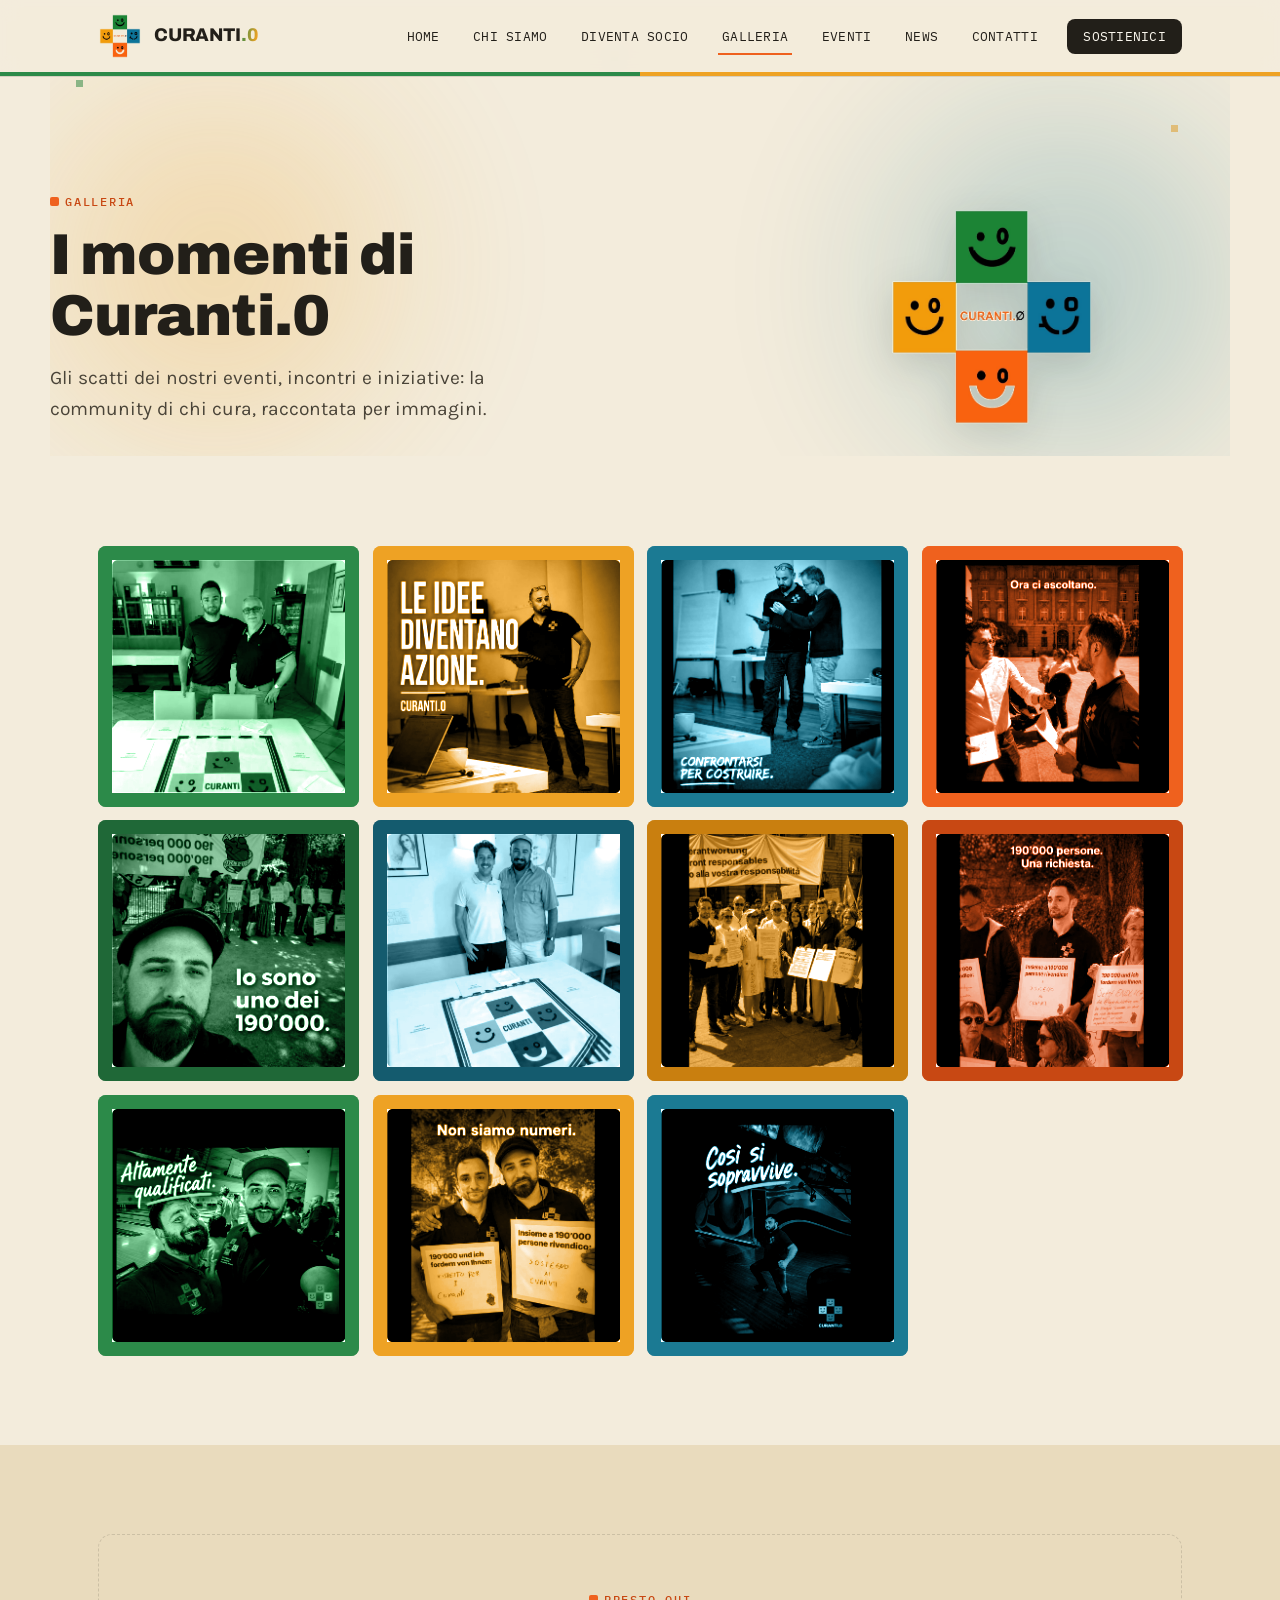
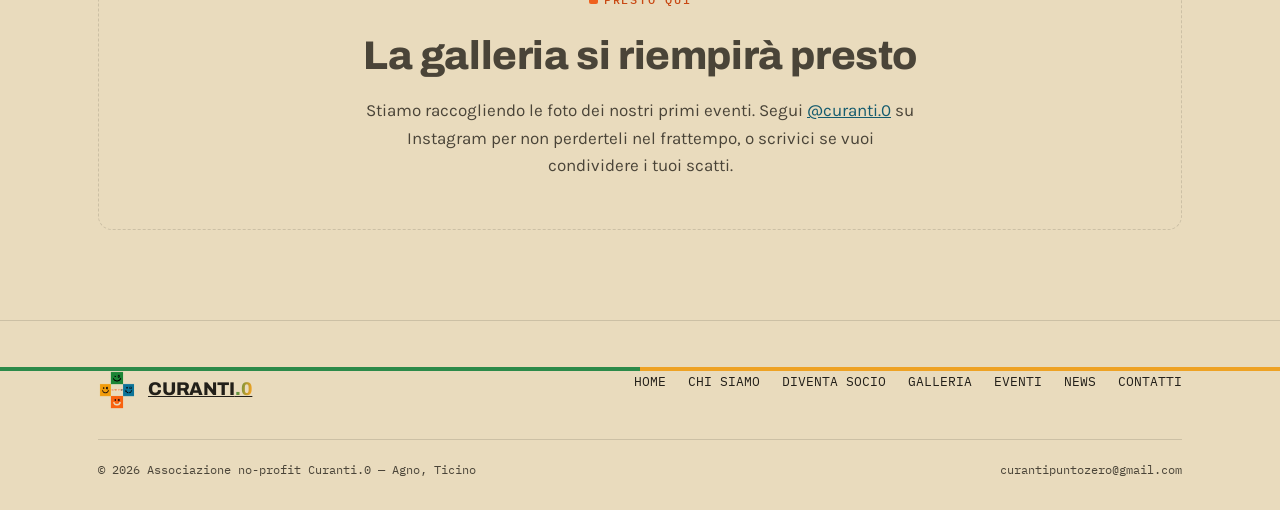
<file: galleria.html>
<!DOCTYPE html>
<html lang="it">
<head>
<meta charset="UTF-8">
<meta name="viewport" content="width=device-width, initial-scale=1.0">
<title>Galleria — Curanti.0</title>
<meta name="description" content="Gli scatti degli eventi e delle attività dell'associazione no-profit Curanti.0, ad Agno (Ticino).">
<link rel="icon" href="logo-mark.png">
<link rel="stylesheet" href="style.css">
</head>
<body>
<div class="scroll-progress"></div>

<header class="site-header">
  <nav class="nav">
    <a href="index.html" class="brand">
      <img src="logo-mark.png" alt="Logo Curanti.0">
      <span class="brand-word">CURANTI<span class="zero">.0</span></span>
    </a>
    <button class="nav-toggle" aria-label="Apri il menu" aria-expanded="false">
      <span></span>
    </button>
    <ul class="nav-links">
      <li><a href="index.html">Home</a></li>
      <li><a href="chi-siamo.html">Chi siamo</a></li>
      <li><a href="diventa-socio.html">Diventa socio</a></li>
      <li><a href="galleria.html" aria-current="page">Galleria</a></li>
      <li><a href="eventi.html">Eventi</a></li>
      <li><a href="news.html">News</a></li>
      <li><a href="contatti.html">Contatti</a></li>
      <li><a href="diventa-socio.html" class="nav-cta">Sostienici</a></li>
    </ul>
  </nav>
</header>

<main>

  <section class="hero wrap" style="padding-bottom: 10px;">
    <div>
      <span class="eyebrow">Galleria</span>
      <h1 style="font-size: clamp(2.2rem, 4.6vw, 3.6rem);">I momenti di Curanti.0</h1>
      <p class="lede">Gli scatti dei nostri eventi, incontri e iniziative: la community di chi cura, raccontata per immagini.</p>
    </div>
      <div class="hero-visual mini" aria-hidden="true">
      <img src="logo-mark.png" alt="" class="hero-logo-img">
    </div>
    </div>
</section>

  <!-- Griglia foto -->
  <section>
    <div class="wrap">
      <div class="gallery-grid reveal">
        <div class="gallery-item" style="background:var(--forest);"><img src="WhatsApp%20Image%202026-08-31%20at%2021.48.07.jpeg" alt="Foto di un momento di Curanti.0" class="gallery-photo"></div>
        <div class="gallery-item c-amber" style="background:var(--amber);"><img src="WhatsApp%20Image%202026-08-31%20at%2021.48.08%20%281%29.jpeg" alt="Foto di un momento di Curanti.0" class="gallery-photo"></div>
        <div class="gallery-item" style="background:var(--teal);"><img src="WhatsApp%20Image%202026-08-31%20at%2021.48.08%20%282%29.jpeg" alt="Foto di un momento di Curanti.0" class="gallery-photo"></div>
        <div class="gallery-item" style="background:var(--vermillion);"><img src="WhatsApp%20Image%202026-08-31%20at%2021.48.08%20%283%29.jpeg" alt="Foto di un momento di Curanti.0" class="gallery-photo"></div>
        <div class="gallery-item" style="background:var(--forest-deep);"><img src="WhatsApp%20Image%202026-08-31%20at%2021.48.08%20%284%29.jpeg" alt="Foto di un momento di Curanti.0" class="gallery-photo"></div>
        <div class="gallery-item" style="background:var(--teal-deep);"><img src="WhatsApp%20Image%202026-08-31%20at%2021.48.08.jpeg" alt="Foto di un momento di Curanti.0" class="gallery-photo"></div>
        <div class="gallery-item c-amber" style="background:var(--amber-deep);"><img src="WhatsApp%20Image%202026-08-31%20at%2021.48.09%20%281%29.jpeg" alt="Foto di un momento di Curanti.0" class="gallery-photo"></div>
        <div class="gallery-item" style="background:var(--vermillion-deep);"><img src="WhatsApp%20Image%202026-08-31%20at%2021.48.09%20%282%29.jpeg" alt="Foto di un momento di Curanti.0" class="gallery-photo"></div>
        <div class="gallery-item" style="background:var(--forest);"><img src="WhatsApp%20Image%202026-08-31%20at%2021.48.09%20%283%29.jpeg" alt="Foto di un momento di Curanti.0" class="gallery-photo"></div>
        <div class="gallery-item c-amber" style="background:var(--amber);"><img src="WhatsApp%20Image%202026-08-31%20at%2021.48.09.jpeg" alt="Foto di un momento di Curanti.0" class="gallery-photo"></div>
        <div class="gallery-item" style="background:var(--teal);"><img src="WhatsApp%20Image%202026-08-31%20at%2021.48.10.jpeg" alt="Foto di un momento di Curanti.0" class="gallery-photo"></div>
      </div>
    </div>
  </section>

  <!-- Empty state / invito -->
  <section class="section-alt">
    <div class="wrap reveal">
      <div class="empty-state">
        <span class="eyebrow">Presto qui</span>
        <h2 style="margin-top:.3em;">La galleria si riempirà presto</h2>
        <p style="max-width: 56ch; margin: .6em auto 0;">Stiamo raccogliendo le foto dei nostri primi eventi. Segui <a href="https://instagram.com/curanti.0" target="_blank" rel="noopener" style="color:var(--teal-deep);">@curanti.0</a> su Instagram per non perderteli nel frattempo, o scrivici se vuoi condividere i tuoi scatti.</p>
      </div>
    </div>
  </section>

</main>

<footer class="site-footer">
  <div class="wrap">
    <div class="footer-top">
      <a href="index.html" class="footer-brand">
        <img src="logo-mark.png" alt="Logo Curanti.0">
        <span class="brand-word">CURANTI<span class="zero">.0</span></span>
      </a>
      <ul class="footer-nav">
        <li><a href="index.html">Home</a></li>
        <li><a href="chi-siamo.html">Chi siamo</a></li>
        <li><a href="diventa-socio.html">Diventa socio</a></li>
        <li><a href="galleria.html">Galleria</a></li>
        <li><a href="eventi.html">Eventi</a></li>
        <li><a href="news.html">News</a></li>
        <li><a href="contatti.html">Contatti</a></li>
      </ul>
    </div>
    <div class="footer-bottom">
      <span>© 2026 Associazione no-profit Curanti.0 — Agno, Ticino</span>
      <span>curantipuntozero@gmail.com</span>
    </div>
  </div>
</footer>

<script src="script.js"></script>
</body>
</html>
</file>
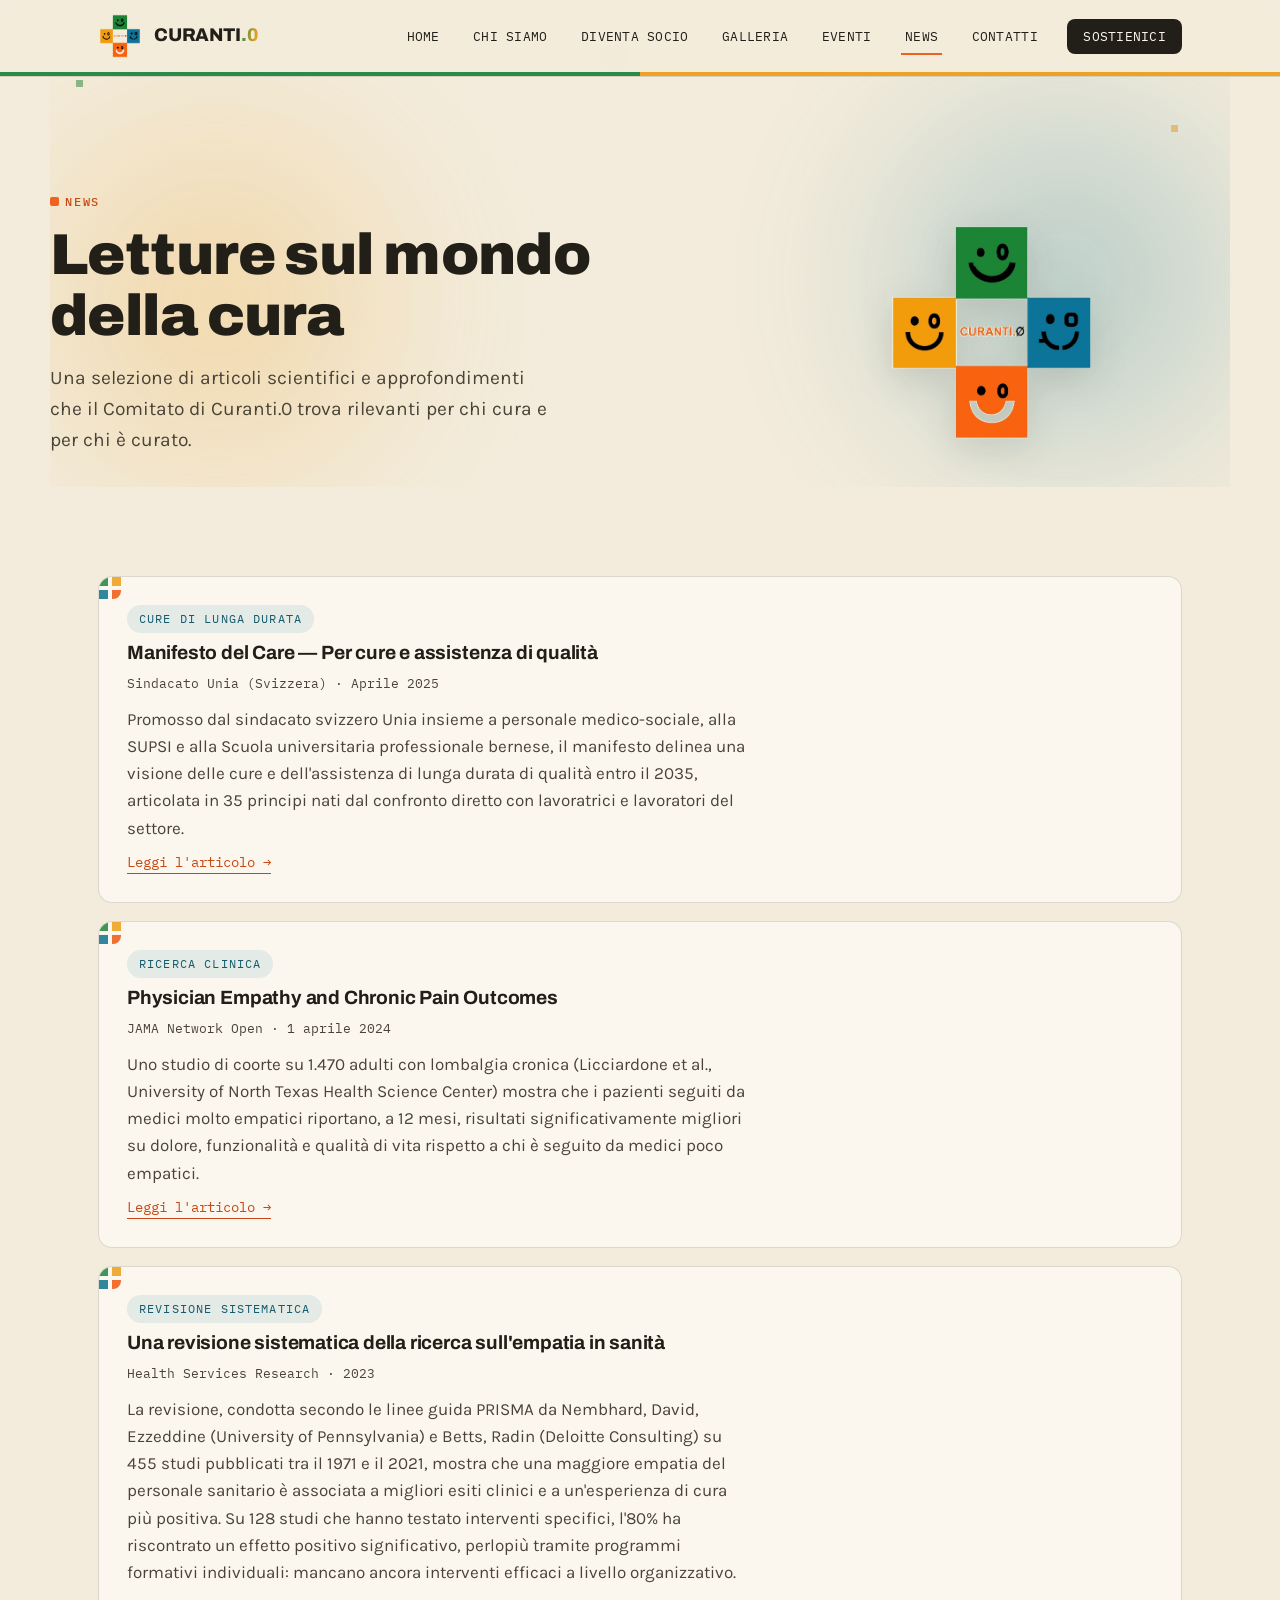
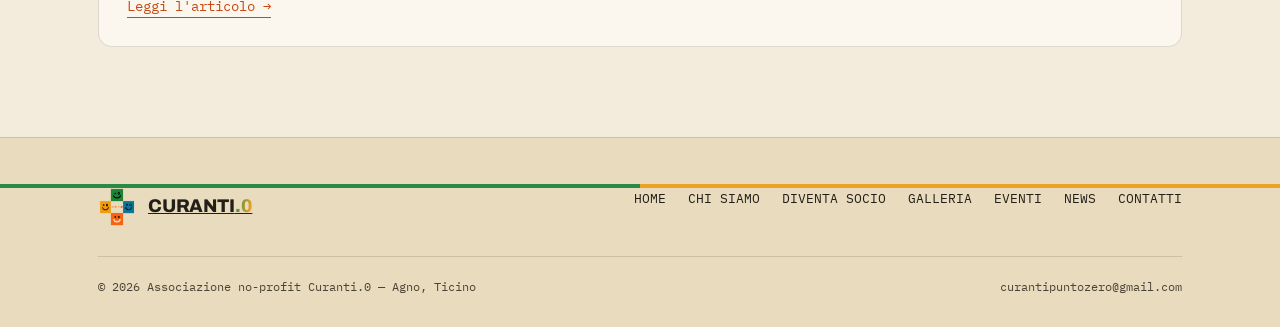
<file: news.html>
<!DOCTYPE html>
<html lang="it">
<head>
<meta charset="UTF-8">
<meta name="viewport" content="width=device-width, initial-scale=1.0">
<title>News — Curanti.0</title>
<meta name="description" content="Articoli scientifici e approfondimenti selezionati dall'associazione no-profit Curanti.0 sul mondo della cura.">
<link rel="icon" href="logo-mark.png">
<link rel="stylesheet" href="style.css">
</head>
<body>
<div class="scroll-progress"></div>

<header class="site-header">
  <nav class="nav">
    <a href="index.html" class="brand">
      <img src="logo-mark.png" alt="Logo Curanti.0">
      <span class="brand-word">CURANTI<span class="zero">.0</span></span>
    </a>
    <button class="nav-toggle" aria-label="Apri il menu" aria-expanded="false">
      <span></span>
    </button>
    <ul class="nav-links">
      <li><a href="index.html">Home</a></li>
      <li><a href="chi-siamo.html">Chi siamo</a></li>
      <li><a href="diventa-socio.html">Diventa socio</a></li>
      <li><a href="galleria.html">Galleria</a></li>
      <li><a href="eventi.html">Eventi</a></li>
      <li><a href="news.html" aria-current="page">News</a></li>
      <li><a href="contatti.html">Contatti</a></li>
      <li><a href="diventa-socio.html" class="nav-cta">Sostienici</a></li>
    </ul>
  </nav>
</header>

<main>

  <section class="hero wrap" style="padding-bottom: 10px;">
    <div>
      <span class="eyebrow">News</span>
      <h1 style="font-size: clamp(2.2rem, 4.6vw, 3.6rem);">Letture sul mondo della cura</h1>
      <p class="lede">Una selezione di articoli scientifici e approfondimenti che il Comitato di Curanti.0 trova rilevanti per chi cura e per chi è curato.</p>
    </div>
      <div class="hero-visual mini" aria-hidden="true">
      <img src="logo-mark.png" alt="" class="hero-logo-img">
    </div>
    </div>
</section>

  <!-- Lista articoli -->
  <section>
    <div class="wrap">

      <div class="news-list reveal">

        <!-- Esempio di struttura articolo: duplica questo blocco per ogni nuova pubblicazione -->
        <article class="news-card">
          <span class="news-tag">Cure di lunga durata</span>
          <h3>Manifesto del Care — Per cure e assistenza di qualità</h3>
          <span class="news-meta">Sindacato Unia (Svizzera) · Aprile 2025</span>
          <p style="margin:.2em 0 0;">Promosso dal sindacato svizzero Unia insieme a personale medico-sociale, alla SUPSI e alla Scuola universitaria professionale bernese, il manifesto delinea una visione delle cure e dell'assistenza di lunga durata di qualità entro il 2035, articolata in 35 principi nati dal confronto diretto con lavoratrici e lavoratori del settore.</p>
          <a class="news-link" href="nuovi-articoli/Manifesto-del-Care-2025.pdf" target="_blank" rel="noopener">Leggi l'articolo →</a>
        </article>

        <article class="news-card">
          <span class="news-tag">Ricerca clinica</span>
          <h3>Physician Empathy and Chronic Pain Outcomes</h3>
          <span class="news-meta">JAMA Network Open · 1 aprile 2024</span>
          <p style="margin:.2em 0 0;">Uno studio di coorte su 1.470 adulti con lombalgia cronica (Licciardone et al., University of North Texas Health Science Center) mostra che i pazienti seguiti da medici molto empatici riportano, a 12 mesi, risultati significativamente migliori su dolore, funzionalità e qualità di vita rispetto a chi è seguito da medici poco empatici.</p>
          <a class="news-link" href="https://jamanetwork.com/journals/jamanetworkopen/fullarticle/2817441" target="_blank" rel="noopener">Leggi l'articolo →</a>
        </article>

        <article class="news-card">
          <span class="news-tag">Revisione sistematica</span>
          <h3>Una revisione sistematica della ricerca sull'empatia in sanità</h3>
          <span class="news-meta">Health Services Research · 2023</span>
          <p style="margin:.2em 0 0;">La revisione, condotta secondo le linee guida PRISMA da Nembhard, David, Ezzeddine (University of Pennsylvania) e Betts, Radin (Deloitte Consulting) su 455 studi pubblicati tra il 1971 e il 2021, mostra che una maggiore empatia del personale sanitario è associata a migliori esiti clinici e a un'esperienza di cura più positiva. Su 128 studi che hanno testato interventi specifici, l'80% ha riscontrato un effetto positivo significativo, perlopiù tramite programmi formativi individuali: mancano ancora interventi efficaci a livello organizzativo.</p>
          <a class="news-link" href="nuovi-articoli/Systematic-review-empathy-health-care-2023.pdf" target="_blank" rel="noopener">Leggi l'articolo →</a>
        </article>

      </div>

    </div>
  </section>

</main>

<footer class="site-footer">
  <div class="wrap">
    <div class="footer-top">
      <a href="index.html" class="footer-brand">
        <img src="logo-mark.png" alt="Logo Curanti.0">
        <span class="brand-word">CURANTI<span class="zero">.0</span></span>
      </a>
      <ul class="footer-nav">
        <li><a href="index.html">Home</a></li>
        <li><a href="chi-siamo.html">Chi siamo</a></li>
        <li><a href="diventa-socio.html">Diventa socio</a></li>
        <li><a href="galleria.html">Galleria</a></li>
        <li><a href="eventi.html">Eventi</a></li>
        <li><a href="news.html">News</a></li>
        <li><a href="contatti.html">Contatti</a></li>
      </ul>
    </div>
    <div class="footer-bottom">
      <span>© 2026 Associazione no-profit Curanti.0 — Agno, Ticino</span>
      <span>curantipuntozero@gmail.com</span>
    </div>
  </div>
</footer>

<script src="script.js"></script>
</body>
</html>
</file>
<file: style.css>
/* ===========================================================
   CURANTI.0 — Design system
   Palette derivata dal logomark a croce (verde / ambra / teal / vermiglio)
   =========================================================== */

@import url('https://fonts.googleapis.com/css2?family=Archivo:ital,wght@0,500;0,600;0,700;0,800;0,900;1,600&family=Karla:ital,wght@0,400;0,500;0,600;0,700;1,400&family=IBM+Plex+Mono:wght@400;500&display=swap');

:root{
  /* --- colore --- */
  --cream:        #F3ECDC;
  --cream-deep:   #E9DBBD;
  --paper:        #FBF7EE;
  --ink:          #221F19;
  --ink-soft:     #4A4438;

  --forest:       #2C8A49;
  --forest-deep:  #1F6837;
  --amber:        #EEA224;
  --amber-deep:   #C97F0F;
  --teal:         #1B7A93;
  --teal-deep:    #145B6E;
  --vermillion:   #EF611E;
  --vermillion-deep: #C84813;
  --coral:        #E15845;

  --line: rgba(34,31,25,0.14);

  /* --- tipografia --- */
  --font-display: 'Archivo', sans-serif;
  --font-body: 'Karla', sans-serif;
  --font-mono: 'IBM Plex Mono', monospace;

  /* --- misure --- */
  --maxw: 1180px;
  --radius: 14px;
  --radius-sm: 8px;
}

*, *::before, *::after{ box-sizing: border-box; }

html{ scroll-behavior: smooth; }
@media (prefers-reduced-motion: reduce){
  html{ scroll-behavior: auto; }
  *, *::before, *::after{
    animation-duration: 0.001ms !important;
    animation-iteration-count: 1 !important;
    transition-duration: 0.001ms !important;
    scroll-behavior: auto !important;
  }
}

body{
  margin: 0;
  background: var(--cream);
  color: var(--ink);
  font-family: var(--font-body);
  font-size: 17px;
  line-height: 1.6;
  -webkit-font-smoothing: antialiased;
}

img{ max-width: 100%; display: block; }
a{ color: inherit; }

h1,h2,h3{
  font-family: var(--font-display);
  font-weight: 800;
  line-height: 1.05;
  margin: 0 0 0.5em;
  letter-spacing: -0.01em;
}
h1{ font-size: clamp(2.4rem, 5.4vw, 4.4rem); font-weight: 900; }
h2{ font-size: clamp(1.7rem, 3.2vw, 2.5rem); }
h3{ font-size: 1.2rem; font-weight: 700; }

p{ margin: 0 0 1.1em; color: var(--ink-soft); max-width: 62ch; }

.eyebrow{
  display: inline-flex;
  align-items: center;
  gap: 0.5em;
  font-family: var(--font-mono);
  font-size: 0.78rem;
  letter-spacing: 0.14em;
  text-transform: uppercase;
  color: var(--vermillion-deep);
  font-weight: 500;
  margin-bottom: 1.1em;
}
.eyebrow::before{
  content:'';
  display:block;
  width: 9px; height: 9px;
  background: var(--vermillion);
  border-radius: 2px;
}

.wrap{
  max-width: var(--maxw);
  margin: 0 auto;
  padding: 0 clamp(20px, 4vw, 48px);
}

:focus-visible{
  outline: 3px solid var(--teal);
  outline-offset: 3px;
  border-radius: 4px;
}

/* ---------------- Cross dot motif (piccolo, usato come divisore ricorrente) ---------------- */
.cross-dots{
  display: inline-grid;
  grid-template-columns: repeat(4, 8px);
  gap: 4px;
  vertical-align: middle;
}
.cross-dots span{ width: 8px; height: 8px; border-radius: 2px; }
.cross-dots span:nth-child(1){ background: var(--forest); }
.cross-dots span:nth-child(2){ background: var(--amber); }
.cross-dots span:nth-child(3){ background: var(--teal); }
.cross-dots span:nth-child(4){ background: var(--vermillion); }

/* ---------------- Header / nav ---------------- */
.site-header{
  position: sticky;
  top: 0;
  z-index: 50;
  background: rgba(243,236,220,0.86);
  backdrop-filter: saturate(140%) blur(10px);
  border-bottom: 1px solid var(--line);
}
.site-header::after{
  content: "";
  display: block;
  height: 4px;
  background: linear-gradient(to right,
    var(--forest) 0 25%, var(--amber) 25% 50%,
    var(--teal) 50% 75%, var(--vermillion) 75% 100%);
}
.site-footer{ position: relative; }
.site-footer::before{
  content: "";
  display: block;
  height: 4px;
  background: linear-gradient(to right,
    var(--forest) 0 25%, var(--amber) 25% 50%,
    var(--teal) 50% 75%, var(--vermillion) 75% 100%);
}

/* Texture di fondo: piccoli quadrati sparsi nei quattro colori del logomark,
   stessa "grammatica" visiva della croce — non un gradiente decorativo generico */
body{ position: relative; }
body::before{
  content: "";
  position: fixed;
  inset: 0;
  z-index: -1;
  pointer-events: none;
  opacity: .55;
  background-image:
    linear-gradient(var(--forest) 0 0), linear-gradient(var(--amber) 0 0),
    linear-gradient(var(--teal) 0 0), linear-gradient(var(--vermillion) 0 0),
    linear-gradient(var(--forest) 0 0), linear-gradient(var(--vermillion) 0 0);
  background-size: 7px 7px;
  background-repeat: no-repeat;
  background-position:
    6% 9%, 92% 14%, 88% 78%, 9% 86%, 48% 6%, 63% 92%;
}
@media (max-width: 640px){ body::before{ opacity: .35; } }
.nav{
  display: flex;
  align-items: center;
  justify-content: space-between;
  padding: 14px clamp(20px, 4vw, 48px);
  max-width: var(--maxw);
  margin: 0 auto;
}
.brand{
  display: flex;
  align-items: center;
  gap: 12px;
  text-decoration: none;
  color: var(--ink);
}
.brand img{
  width: 44px; height: 44px;
  object-fit: contain;
}
.brand-word{
  font-family: var(--font-display);
  font-weight: 800;
  font-size: 1.15rem;
  letter-spacing: -0.01em;
}
.brand-word .zero{
  background: linear-gradient(100deg, var(--forest), var(--amber), var(--teal), var(--vermillion));
  background-size: 300% 100%;
  -webkit-background-clip: text;
  background-clip: text;
  color: transparent;
  animation: grad-shift 7s ease-in-out infinite;
}
@keyframes grad-shift{
  0%,100%{ background-position: 0% 50%; }
  50%{ background-position: 100% 50%; }
}

.nav-links{
  display: flex;
  align-items: center;
  gap: clamp(8px, 2vw, 30px);
  list-style: none;
  margin: 0; padding: 0;
  font-family: var(--font-mono);
  font-size: 0.82rem;
  letter-spacing: 0.02em;
  text-transform: uppercase;
}
.nav-links a{
  text-decoration: none;
  padding: 8px 4px;
  border-bottom: 2px solid transparent;
  transition: border-color .15s ease, color .15s ease;
}
.nav-links a:hover, .nav-links a[aria-current="page"]{
  border-color: var(--vermillion);
}
.nav-cta{
  font-family: var(--font-mono) !important;
  background: var(--ink);
  color: var(--paper) !important;
  padding: 9px 16px !important;
  border-radius: var(--radius-sm);
  border-bottom: none !important;
}
.nav-cta:hover{ background: var(--vermillion-deep); border-color: transparent !important; }

.nav-toggle{
  display: none;
  background: none;
  border: 1px solid var(--line);
  border-radius: 8px;
  width: 42px; height: 38px;
  cursor: pointer;
  align-items: center;
  justify-content: center;
}
.nav-toggle span, .nav-toggle span::before, .nav-toggle span::after{
  content:'';
  display:block;
  width: 18px; height: 2px;
  background: var(--ink);
  position: relative;
  transition: transform .2s ease, opacity .2s ease;
}
.nav-toggle span::before{ position:absolute; top:-6px; }
.nav-toggle span::after{ position:absolute; top:6px; }

@media (max-width: 780px){
  .nav-toggle{ display: inline-flex; }
  .nav-links{
    position: absolute;
    top: 100%; left: 0; right: 0;
    background: var(--paper);
    flex-direction: column;
    align-items: flex-start;
    gap: 4px;
    padding: 14px clamp(20px,4vw,48px) 20px;
    border-bottom: 1px solid var(--line);
    display: none;
  }
  .nav-links.open{ display: flex; }
  .nav-links a{ width: 100%; padding: 10px 0; }
  .nav-cta{ width: fit-content; }
}

/* ---------------- Buttons ---------------- */
.btn{
  display: inline-flex;
  align-items: center;
  gap: 0.5em;
  font-family: var(--font-mono);
  font-size: 0.85rem;
  letter-spacing: 0.03em;
  text-transform: uppercase;
  text-decoration: none;
  padding: 14px 24px;
  border-radius: var(--radius-sm);
  border: 2px solid transparent;
  cursor: pointer;
  transition: transform .15s ease, background .15s ease, border-color .15s ease, color .15s ease;
}
.btn:hover{ transform: translateY(-2px); }
.btn-primary{ background: var(--vermillion); color: #fff; }
.btn-primary:hover{ background: var(--vermillion-deep); }
.btn-ghost{ background: transparent; border-color: var(--ink); color: var(--ink); }
.btn-ghost:hover{ background: var(--ink); color: var(--paper); }
.btn-row{ display: flex; flex-wrap: wrap; gap: 14px; margin-top: 1.6em; }

/* ---------------- Hero ---------------- */
.hero{
  padding: clamp(56px, 9vw, 110px) 0 clamp(40px, 6vw, 70px);
  display: grid;
  grid-template-columns: 1.15fr 0.85fr;
  gap: clamp(24px, 5vw, 60px);
  align-items: center;
}
.hero h1{ margin-bottom: 0.3em; }
.hero .lede{ font-size: 1.2rem; max-width: 46ch; }

.hero-visual{
  position: relative;
  aspect-ratio: 1 / 1;
  max-width: 420px;
  justify-self: center;
}
.hero-cross{
  display: grid;
  grid-template-columns: repeat(3, 1fr);
  grid-template-rows: repeat(3, 1fr);
  width: 100%; height: 100%;
  gap: 10px;
}
.hero-cross .cell{
  border-radius: var(--radius);
  opacity: 0;
  transform: scale(.7);
  animation: pop .55s cubic-bezier(.2,.8,.3,1.2) forwards;
}
.hero-cross .cell.top{ grid-column: 2; grid-row: 1; background: var(--forest); animation-delay: .05s;}
.hero-cross .cell.left{ grid-column: 1; grid-row: 2; background: var(--amber); animation-delay: .17s;}
.hero-cross .cell.center{ grid-column: 2; grid-row: 2; background: var(--paper); display:flex; align-items:center; justify-content:center; animation-delay: .29s; border: 1px solid var(--line);}
.hero-cross .cell.right{ grid-column: 3; grid-row: 2; background: var(--teal); animation-delay: .41s;}
.hero-cross .cell.bottom{ grid-column: 2; grid-row: 3; background: var(--vermillion); animation-delay: .53s;}
.hero-cross .cell.center span{
  font-family: var(--font-display);
  font-weight: 900;
  color: var(--vermillion);
  font-size: clamp(0.9rem, 2vw, 1.3rem);
}
@keyframes pop{
  to{ opacity: 1; transform: scale(1); }
}
@media (prefers-reduced-motion: reduce){
  .hero-cross .cell{ opacity: 1; transform: scale(1); animation: none; }
}

@media (max-width: 860px){
  .hero{ grid-template-columns: 1fr; }
  .hero-visual{ order: -1; max-width: 260px; }
}

.hero-visual.mini{ max-width: 210px; }
.hero-logo-img{
  width: 100%;
  height: auto;
  display: block;
  filter: drop-shadow(0 18px 30px rgba(31, 26, 20, 0.16));
}
.hero-visual.mini .hero-logo-img{
  filter: drop-shadow(0 10px 18px rgba(31, 26, 20, 0.14));
}
@media (max-width: 860px){ .hero-visual.mini{ max-width: 170px; } }

/* ---------------- Sections ---------------- */
section{ padding: clamp(50px, 7vw, 90px) 0; }
.section-alt{ background: var(--cream-deep); }
.section-dark{ background: var(--ink); color: var(--paper); }
.section-dark p{ color: rgba(251,247,238,0.78); }
.section-dark .eyebrow{ color: var(--amber); }

.section-head{ max-width: 62ch; margin-bottom: 2.4em; }

.divider-swoosh{
  width: 130px;
  height: 18px;
  margin: 1.6em 0 1.8em;
}

/* Timbro a croce nell'angolo delle card — miniatura del logomark, non un bordo generico */
.info-card, .founder-card, .fee-card, .news-card{ position: relative; overflow: hidden; }
.info-card::before, .founder-card::before, .fee-card::before, .news-card::before{
  content: "";
  position: absolute;
  top: 0; left: 0;
  width: 22px; height: 22px;
  background-image:
    linear-gradient(var(--forest) 0 0), linear-gradient(var(--amber) 0 0),
    linear-gradient(var(--teal) 0 0), linear-gradient(var(--vermillion) 0 0);
  background-size: 9px 9px;
  background-repeat: no-repeat;
  background-position: 0 0, 13px 0, 0 13px, 13px 13px;
  border-bottom-right-radius: var(--radius-sm);
  opacity: .9;
}
.fee-card.highlight::before{ opacity: 1; filter: brightness(1.15); }

/* ---------------- Grid / cards ---------------- */
.grid-2{ display: grid; grid-template-columns: repeat(2, 1fr); gap: clamp(18px, 3vw, 28px); }
.grid-3{ display: grid; grid-template-columns: repeat(3, 1fr); gap: clamp(18px, 3vw, 28px); }
@media (max-width: 860px){ .grid-2, .grid-3{ grid-template-columns: 1fr; } }

.card{
  background: var(--paper);
  border: 1px solid var(--line);
  border-radius: var(--radius);
  padding: clamp(22px, 3vw, 30px);
}

/* ---- griglia obiettivi a vera forma di croce (3x3, come l'hero-cross) ---- */
.obj-cross{
  display: grid;
  grid-template-columns: repeat(3, minmax(0,1fr));
  grid-template-rows: repeat(3, auto);
  gap: 16px;
  max-width: 760px;
}
.obj-card{
  border-radius: var(--radius);
  padding: 26px 24px;
  color: #fff;
  position: relative;
  overflow: hidden;
}
.obj-card .num{
  font-family: var(--font-mono);
  font-size: 0.75rem;
  letter-spacing: .1em;
  text-transform: uppercase;
  opacity: .85;
  display: block;
  margin-bottom: .6em;
}
.obj-card p{ color: rgba(255,255,255,0.94); margin: 0; font-size: 1.02rem; }
.obj-card.c-forest{ background: var(--forest); }
.obj-card.c-amber{ background: var(--amber); color: var(--ink); }
.obj-card.c-amber p{ color: rgba(34,31,25,0.88); }
.obj-card.c-amber .num{ color: rgba(34,31,25,0.7); }
.obj-card.c-teal{ background: var(--teal); }
.obj-card.c-vermillion{ background: var(--vermillion); }

.obj-cross .cross-top{ grid-column: 2; grid-row: 1; }
.obj-cross .cross-left{ grid-column: 1; grid-row: 2; }
.obj-cross-center{
  grid-column: 2; grid-row: 2;
  display: flex;
  align-items: center;
  justify-content: center;
}
.obj-cross-center .cross-dots{ grid-template-columns: repeat(4, 11px); gap: 6px; }
.obj-cross-center .cross-dots span{ width: 11px; height: 11px; border-radius: 3px; }
.obj-cross .cross-right{ grid-column: 3; grid-row: 2; }
.obj-cross .cross-bottom{ grid-column: 2; grid-row: 3; }

@media (max-width: 640px){
  .obj-cross{ grid-template-columns: 1fr; grid-template-rows: auto; }
  .obj-cross .cross-top, .obj-cross .cross-left, .obj-cross .cross-right, .obj-cross .cross-bottom{ grid-column: 1; grid-row: auto; }
  .obj-cross-center{ display: none; }
}

/* ingresso "a incastro": i 4 pezzi arrivano da nord/sud/est/ovest e si compongono a croce */
.obj-cross-center{ transform: scale(.4); transition: transform .5s cubic-bezier(.2,.8,.3,1.2); }
.reveal.in > .obj-cross-center{ transform: scale(1); }
.obj-cross.reveal:not(.in) .cross-top.obj-card{ transform: translate(0,-42px) rotate(-7deg) scale(.82) perspective(900px) rotateX(var(--tiltX,0deg)) rotateY(var(--tiltY,0deg)); }
.obj-cross.reveal:not(.in) .cross-left.obj-card{ transform: translate(-42px,0) rotate(7deg) scale(.82) perspective(900px) rotateX(var(--tiltX,0deg)) rotateY(var(--tiltY,0deg)); }
.obj-cross.reveal:not(.in) .cross-right.obj-card{ transform: translate(42px,0) rotate(-7deg) scale(.82) perspective(900px) rotateX(var(--tiltX,0deg)) rotateY(var(--tiltY,0deg)); }
.obj-cross.reveal:not(.in) .cross-bottom.obj-card{ transform: translate(0,42px) rotate(7deg) scale(.82) perspective(900px) rotateX(var(--tiltX,0deg)) rotateY(var(--tiltY,0deg)); }
.obj-cross .obj-card.obj-card{
  transform: translate(0,0) rotate(0deg) scale(1) perspective(900px) rotateX(var(--tiltX,0deg)) rotateY(var(--tiltY,0deg));
  transition: transform .5s cubic-bezier(.2,.8,.3,1.2), box-shadow .35s ease;
}

/* ---------------- Founders ---------------- */
.founder-card{
  background: var(--paper);
  border: 1px solid var(--line);
  border-radius: var(--radius);
  padding: 24px;
  display: flex;
  flex-direction: column;
  gap: 10px;
}
.founder-avatar{
  width: 52px; height: 52px;
  border-radius: 50%;
  display: flex; align-items: center; justify-content: center;
  font-family: var(--font-display);
  font-weight: 800;
  color: #fff;
  font-size: 1.1rem;
}
.founder-card a{
  font-family: var(--font-mono);
  font-size: 0.9rem;
  text-decoration: none;
  color: var(--teal-deep);
  border-bottom: 1px solid var(--teal-deep);
  width: fit-content;
}

/* ---------------- Contatti / info cards ---------------- */
.info-card{
  background: var(--paper);
  border: 1px solid var(--line);
  border-radius: var(--radius);
  padding: 26px;
}
.info-card .label{
  font-family: var(--font-mono);
  font-size: .72rem;
  text-transform: uppercase;
  letter-spacing: .1em;
  color: var(--vermillion-deep);
  display: block;
  margin-bottom: .5em;
}
.info-card .value{
  font-family: var(--font-display);
  font-weight: 700;
  font-size: 1.15rem;
}
.info-card a{ text-decoration: none; }
.info-card a:hover{ text-decoration: underline; }

/* ---------------- Badge ---------------- */
.badge{
  display: inline-flex;
  align-items: center;
  gap: .6em;
  font-family: var(--font-mono);
  font-size: .82rem;
  background: var(--paper);
  color: var(--ink);
  border: 1px solid var(--line);
  padding: 8px 16px;
  border-radius: 100px;
}

/* ---------------- Fee cards (diventa socio) ---------------- */
.fee-card{
  border-radius: var(--radius);
  padding: 28px;
  border: 2px solid var(--ink);
  background: var(--paper);
}
.fee-card.highlight{ background: var(--ink); color: var(--paper); border-color: var(--ink); }
.fee-card.highlight p{ color: rgba(251,247,238,0.78); }
.fee-price{
  font-family: var(--font-display);
  font-weight: 900;
  font-size: 2.4rem;
  margin: .2em 0 .1em;
}
.fee-price span{ font-family: var(--font-mono); font-size: 0.9rem; font-weight: 400; opacity: .7; }

.steps{ counter-reset: step; list-style: none; margin: 0; padding: 0; }
.steps li{
  counter-increment: step;
  display: grid;
  grid-template-columns: 44px 1fr;
  gap: 18px;
  padding: 20px 0;
  border-top: 1px solid var(--line);
}
.steps li:last-child{ border-bottom: 1px solid var(--line); }
.steps li::before{
  content: counter(step, decimal-leading-zero);
  font-family: var(--font-mono);
  font-weight: 500;
  color: var(--vermillion-deep);
  font-size: 1rem;
}

/* ---------------- Galleria ---------------- */
.gallery-grid{
  display: grid;
  grid-template-columns: repeat(auto-fill, minmax(220px, 1fr));
  gap: 14px;
}
.gallery-item{
  aspect-ratio: 1;
  border-radius: var(--radius-sm);
  display: flex;
  align-items: center;
  justify-content: center;
  text-align: center;
  padding: 14px;
  color: #fff;
  font-family: var(--font-mono);
  font-size: .78rem;
  letter-spacing: .02em;
  position: relative;
  overflow: hidden;
}
.gallery-item span{ opacity: .92; max-width: 16ch; }
.gallery-item.c-amber{ color: var(--ink); }
.gallery-photo{ width: 100%; height: 100%; object-fit: cover; display: block; }

/* ---------------- News ---------------- */
.news-list{
  display: flex;
  flex-direction: column;
  gap: 18px;
}
.news-card{
  background: var(--paper);
  border: 1px solid var(--line);
  border-radius: var(--radius);
  padding: clamp(20px, 3vw, 28px);
  display: grid;
  grid-template-columns: 1fr;
  gap: 8px;
}
.news-tag{
  font-family: var(--font-mono);
  font-size: .72rem;
  text-transform: uppercase;
  letter-spacing: .1em;
  color: var(--teal-deep);
  background: rgba(27,122,147,0.1);
  padding: 5px 12px;
  border-radius: 100px;
  width: fit-content;
}
.news-meta{
  font-family: var(--font-mono);
  font-size: .82rem;
  color: var(--ink-soft);
}
.news-card h3{ margin: .1em 0; }
.news-card a.news-link{
  font-family: var(--font-mono);
  font-size: .9rem;
  text-decoration: none;
  color: var(--vermillion-deep);
  border-bottom: 1px solid var(--vermillion-deep);
  width: fit-content;
}

/* ---------------- QR panel (Contatti) ---------------- */
.qr-panel{
  display: grid;
  grid-template-columns: 1.2fr auto;
  align-items: center;
  gap: clamp(24px, 5vw, 60px);
}
.qr-panel-text h2{ margin: .15em 0 .3em; }
.qr-image{
  width: 220px;
  height: auto;
  border-radius: var(--radius);
  filter: drop-shadow(0 14px 26px rgba(31, 26, 20, 0.18));
  justify-self: center;
}
@media (max-width: 720px){
  .qr-panel{ grid-template-columns: 1fr; text-align: center; }
  .qr-panel-text > *{ margin-left: auto; margin-right: auto; }
}
.empty-state{
  text-align: center;
  padding: clamp(30px, 5vw, 50px) 20px;
  border: 1px dashed var(--line);
  border-radius: var(--radius);
  color: var(--ink-soft);
}
.empty-state .eyebrow{ justify-content: center; }

.bank-box{
  font-family: var(--font-mono);
  background: var(--ink);
  color: var(--paper);
  padding: 22px 26px;
  border-radius: var(--radius);
  font-size: .92rem;
  line-height: 1.9;
}
.bank-box b{ color: var(--amber); }

/* ---------------- Footer ---------------- */
.site-footer{
  border-top: 1px solid var(--line);
  padding: 46px 0 30px;
  background: var(--cream-deep);
}
.footer-top{
  display: flex;
  flex-wrap: wrap;
  justify-content: space-between;
  gap: 30px;
  margin-bottom: 30px;
}
.footer-brand{ display: flex; align-items: center; gap: 12px; }
.footer-brand img{ width: 38px; height: 38px; object-fit: contain; }
.footer-nav{
  display: flex; flex-wrap: wrap;
  gap: 8px 22px;
  list-style: none;
  margin: 0; padding: 0;
  font-family: var(--font-mono);
  font-size: .82rem;
  text-transform: uppercase;
}
.footer-nav a{ text-decoration: none; }
.footer-nav a:hover{ text-decoration: underline; }
.footer-bottom{
  display: flex;
  justify-content: space-between;
  flex-wrap: wrap;
  gap: 10px;
  font-family: var(--font-mono);
  font-size: .78rem;
  color: var(--ink-soft);
  padding-top: 20px;
  border-top: 1px solid var(--line);
}

/* ---------------- reveal on scroll (a cascata sui figli diretti) ---------------- */
.reveal > *{
  opacity: 0;
  transform: translateY(16px);
  transition: opacity .55s ease, transform .55s ease;
}
.reveal.in > *{ opacity: 1; transform: translateY(0); }
.reveal.in > *:nth-child(1){ transition-delay: .03s; }
.reveal.in > *:nth-child(2){ transition-delay: .1s; }
.reveal.in > *:nth-child(3){ transition-delay: .17s; }
.reveal.in > *:nth-child(4){ transition-delay: .24s; }
.reveal.in > *:nth-child(5){ transition-delay: .31s; }
.reveal.in > *:nth-child(6){ transition-delay: .38s; }
.reveal.in > *:nth-child(n+7){ transition-delay: .42s; }
@media (prefers-reduced-motion: reduce){ .reveal > *{ opacity: 1; transform: none; } }

/* ---------------- Scroll progress ---------------- */
.scroll-progress{
  position: fixed;
  top: 0; left: 0;
  height: 3px;
  width: 0%;
  z-index: 100;
  background: linear-gradient(to right, var(--forest), var(--amber), var(--teal), var(--vermillion));
}

/* ---------------- Header dinamico allo scroll + shimmer sulla barra cross ---------------- */
.site-header{ transition: box-shadow .25s ease; }
.site-header.scrolled{ box-shadow: 0 10px 30px -18px rgba(34,31,25,0.35); }
.site-header.scrolled .nav{ padding-top: 10px; padding-bottom: 10px; }
.nav{ transition: padding .25s ease; }
.site-header::after, .site-footer::before{
  background-size: 200% 100%;
  animation: shimmer-bar 9s linear infinite;
}
@keyframes shimmer-bar{ to{ background-position: -200% 0; } }

/* ---------------- Aurora animata nell'hero ---------------- */
.hero{ position: relative; overflow: hidden; }
.hero::before, .hero::after{
  content: "";
  position: absolute;
  z-index: -1;
  width: 48vw; height: 48vw;
  max-width: 520px; max-height: 520px;
  border-radius: 50%;
  filter: blur(70px);
  opacity: .32;
  pointer-events: none;
}
.hero::before{
  background: radial-gradient(circle, var(--teal), transparent 70%);
  top: -14%; right: -8%;
  animation: drift-a 17s ease-in-out infinite alternate;
}
.hero::after{
  background: radial-gradient(circle, var(--amber), transparent 70%);
  bottom: -18%; left: -8%;
  animation: drift-b 21s ease-in-out infinite alternate;
}
@keyframes drift-a{ to{ transform: translate(-30px, 26px) scale(1.12); } }
@keyframes drift-b{ to{ transform: translate(26px, -18px) scale(1.08); } }
@media (max-width: 640px){ .hero::before, .hero::after{ opacity: .2; } }

/* ---------------- Pattern animato nelle sezioni scure ---------------- */
.section-dark{ position: relative; overflow: hidden; }
.section-dark::before{
  content: "";
  position: absolute;
  inset: -20%;
  background-image:
    linear-gradient(var(--forest) 0 0), linear-gradient(var(--amber) 0 0),
    linear-gradient(var(--teal) 0 0), linear-gradient(var(--vermillion) 0 0);
  background-size: 6px 6px;
  background-repeat: no-repeat;
  background-position: 10% 22%, 86% 16%, 90% 80%, 15% 86%;
  opacity: .55;
  animation: float-dark 15s ease-in-out infinite alternate;
  pointer-events: none;
}
.section-dark .wrap{ position: relative; z-index: 1; }
@keyframes float-dark{ to{ transform: translate(14px, -10px); } }

/* ---------------- Tilt 3D su card ----------------
   Specificità "raddoppiata" di proposito: le card vivono quasi sempre dentro un
   contenitore .reveal, la cui regola per il figlio rivelato (.reveal.in > *) ha
   specificità (0,2,0) e vincerebbe sul semplice ".card" (0,1,0), disattivando il
   tilt a riposo. Qui portiamo la base a (0,2,0) e gestiamo l'ingresso con una
   regola :not(.in) ancora più specifica, con la stessa struttura di funzioni
   (translateY + perspective + rotateX/Y) così la transizione resta fluida. */
.card.card, .obj-card.obj-card, .founder-card.founder-card, .info-card.info-card,
.fee-card.fee-card, .news-card.news-card, .gallery-item.gallery-item{
  transform: translateY(0) perspective(900px) rotateX(var(--tiltX,0deg)) rotateY(var(--tiltY,0deg));
  transition: transform .4s cubic-bezier(.2,.8,.2,1), box-shadow .35s ease, border-color .35s ease;
  will-change: transform;
}
.reveal:not(.in) > .card.card,
.reveal:not(.in) > .obj-card.obj-card,
.reveal:not(.in) > .founder-card.founder-card,
.reveal:not(.in) > .info-card.info-card,
.reveal:not(.in) > .fee-card.fee-card,
.reveal:not(.in) > .news-card.news-card,
.reveal:not(.in) > .gallery-item.gallery-item{
  transform: translateY(16px) perspective(900px) rotateX(var(--tiltX,0deg)) rotateY(var(--tiltY,0deg));
}
.card:hover, .obj-card:hover, .founder-card:hover, .info-card:hover, .fee-card:hover, .news-card:hover, .gallery-item:hover{
  box-shadow: 0 22px 44px -22px rgba(34,31,25,0.35);
}
.founder-card:hover, .info-card:hover, .news-card:hover, .card:hover{ border-color: var(--teal); }
.fee-card.highlight:hover{ box-shadow: 0 22px 50px -20px rgba(238,162,36,0.4); }

/* ---------------- Bottoni magnetici + shine ---------------- */
.btn{ position: relative; overflow: hidden; }
.btn-primary::after{
  content: "";
  position: absolute; inset: 0;
  background: linear-gradient(115deg, transparent 20%, rgba(255,255,255,.4) 38%, transparent 55%);
  transform: translateX(-120%);
  transition: transform .6s ease;
}
.btn-primary:hover::after{ transform: translateX(120%); }

/* ---------------- Galleria: duotono brand, hover, lightbox ----------------
   A riposo ogni foto è desaturata e tinta del colore del proprio riquadro
   (lo stesso già usato come sfondo), così la griglia sembra un'unica serie
   illustrata coerente con la croce del logo. Sull'hover la tinta si attenua
   e il colore reale della foto riaffiora. */
.gallery-item{ cursor: zoom-in; }
.gallery-photo{
  transition: transform .6s ease, filter .5s ease;
  filter: grayscale(1) contrast(1.1) brightness(1.08);
}
.gallery-item:hover .gallery-photo{
  transform: scale(1.08);
  filter: grayscale(.1) contrast(1.03) brightness(1.02);
}
.gallery-item::after{
  content: "";
  position: absolute; inset: 0;
  background-color: inherit;
  mix-blend-mode: color;
  opacity: .82;
  transition: opacity .5s ease;
  pointer-events: none;
}
.gallery-item:hover::after{ opacity: .28; }

.lightbox{
  position: fixed; inset: 0;
  background: rgba(17,15,11,0.92);
  display: flex; align-items: center; justify-content: center;
  padding: 30px;
  z-index: 200;
  opacity: 0;
  pointer-events: none;
  transition: opacity .3s ease;
}
.lightbox.open{ opacity: 1; pointer-events: auto; }
.lightbox img{
  max-width: min(90vw, 900px);
  max-height: 85vh;
  border-radius: var(--radius);
  box-shadow: 0 30px 70px rgba(0,0,0,.5);
}
.lightbox-close{
  position: absolute; top: 20px; right: clamp(20px,4vw,48px);
  width: 42px; height: 42px;
  border-radius: 50%;
  background: var(--paper);
  color: var(--ink);
  border: none;
  font-family: var(--font-mono);
  font-size: 1.1rem;
  cursor: pointer;
}

/* ---------------- Testo cinetico hero (titolo principale) ---------------- */
.kinetic-h1 .line{ display: block; overflow: hidden; }
.kinetic-h1 .line span{
  display: inline-block;
  transform: translateY(115%);
  animation: line-up .8s cubic-bezier(.2,.8,.2,1) forwards;
}
.kinetic-h1 .line:nth-child(1) span{ animation-delay: .1s; }
.kinetic-h1 .line:nth-child(2) span{ animation-delay: .22s; }
.kinetic-h1 .line:nth-child(3) span{ animation-delay: .34s; }
@keyframes line-up{ to{ transform: translateY(0); } }

.accent-grad{
  background: linear-gradient(100deg, var(--forest), var(--amber), var(--teal), var(--vermillion));
  background-size: 300% 100%;
  -webkit-background-clip: text;
  background-clip: text;
  color: transparent;
  animation: grad-shift 7s ease-in-out infinite;
}

/* ---------------- Eventi ---------------- */
.event-feature{
  display: grid;
  grid-template-columns: 1.15fr .85fr;
  gap: clamp(24px, 4vw, 56px);
  align-items: start;
  background: var(--paper);
  border: 1px solid var(--line);
  border-radius: calc(var(--radius) + 6px);
  padding: clamp(22px, 4vw, 48px);
  position: relative;
  overflow: hidden;
}
.event-feature::before{
  content:''; position:absolute; left:0; right:0; top:0; height:8px;
  background: linear-gradient(90deg, var(--forest) 0 25%, var(--amber) 25% 50%, var(--teal) 50% 75%, var(--vermillion) 75% 100%);
}
.event-tag{
  display:inline-flex; align-items:center; font-family: var(--font-mono); font-size:.78rem;
  letter-spacing:.14em; text-transform:uppercase; color: var(--teal-deep); margin: 8px 0 1em;
}
.event-title{ font-size: clamp(2.4rem, 6vw, 4.4rem); font-weight: 900; color: var(--teal-deep); margin-bottom:.15em; }
.event-title span{ color: var(--forest); }
.event-sub{ font-family: var(--font-display); font-size: 1.3rem; font-weight:600; color: var(--ink); }
.event-facts{ list-style:none; margin: 1.4em 0; padding:0; display:grid; gap:12px; }
.event-facts li{ display:flex; gap:14px; align-items:center; }
.event-facts .ico{
  width:48px; height:48px; flex:none; border-radius:50%; display:grid; place-items:center; font-size:1.3rem;
}
.event-facts .f-forest .ico{ background: rgba(44,138,73,.18); }
.event-facts .f-teal .ico{ background: rgba(27,122,147,.18); }
.event-facts strong{ display:block; font-family: var(--font-display); font-size:1.15rem; line-height:1.2; }
.event-facts small{ color: var(--ink-soft); font-size:.95rem; }
.countdown{ display:flex; gap:10px; flex-wrap:wrap; margin: 1.2em 0 .4em; }
.countdown div{
  min-width:74px; text-align:center; background: var(--ink); color: var(--paper);
  border-radius: var(--radius-sm); padding: 10px 8px;
}
.countdown div:nth-child(1){ border-bottom: 4px solid var(--forest); }
.countdown div:nth-child(2){ border-bottom: 4px solid var(--amber); }
.countdown div:nth-child(3){ border-bottom: 4px solid var(--teal); }
.countdown div:nth-child(4){ border-bottom: 4px solid var(--vermillion); }
.countdown b{ display:block; font-family: var(--font-display); font-size:1.8rem; line-height:1.1; font-variant-numeric: tabular-nums; }
.countdown span{ font-family: var(--font-mono); font-size:.68rem; letter-spacing:.1em; text-transform:uppercase; opacity:.8; }
.countdown.done{ display:none; }
.event-note{ font-size:.92rem; margin-top:1.2em; }
.event-poster{
  display:block; border-radius: var(--radius); overflow:hidden; border:1px solid var(--line);
  box-shadow: 0 18px 40px -18px rgba(34,31,25,.45); transform: rotate(1.2deg);
  transition: transform .3s ease, box-shadow .3s ease;
}
.event-poster:hover{ transform: rotate(0) scale(1.02); box-shadow: 0 26px 50px -18px rgba(34,31,25,.55); }
.event-poster img{ width:100%; height:auto; }
.speakers{ margin-top: clamp(36px, 5vw, 64px); }
.speaker-grid{ display:grid; grid-template-columns: repeat(3, 1fr); gap:18px; }
.speaker{
  background: var(--paper); border:1px solid var(--line); border-top:6px solid var(--forest);
  border-radius: var(--radius); padding: 22px;
}
.speaker.c-teal{ border-top-color: var(--teal); }
.speaker.c-vermillion{ border-top-color: var(--vermillion); }
.speaker .role{ font-family: var(--font-mono); font-size:.74rem; letter-spacing:.14em; text-transform:uppercase; color: var(--ink-soft); }
.speaker h3{ margin:.4em 0 .3em; }
.speaker p{ margin:0; font-size:.98rem; }
.event-callout{
  margin-top: 28px; background: var(--forest); color:#fff; border-radius: var(--radius); padding: 26px 30px;
}
.event-callout h3{ color:#fff; font-size:1.4rem; margin-bottom:.3em; }
.event-callout p{ color: rgba(255,255,255,.88); }

/* Banner evento in home */
.event-banner{ background: var(--teal-deep); color: var(--paper); position:relative; overflow:hidden; }
.event-banner::after{
  content:''; position:absolute; left:0; right:0; bottom:0; height:8px;
  background: linear-gradient(90deg, var(--forest) 0 25%, var(--amber) 25% 50%, var(--teal) 50% 75%, var(--vermillion) 75% 100%);
}
.event-banner .eyebrow{ color: var(--amber); }
.event-banner h2{ color:#fff; }
.event-banner h2 span{ color: var(--amber); }
.event-banner p{ color: rgba(251,247,238,.85); }
.event-banner-grid{ display:grid; grid-template-columns: 1.2fr .8fr; gap: clamp(24px,4vw,56px); align-items:center; padding: clamp(40px,6vw,72px) 0; }
.event-banner .poster-mini{ border-radius: var(--radius); overflow:hidden; max-width:320px; margin-left:auto; transform: rotate(2deg); box-shadow: 0 20px 40px -16px rgba(0,0,0,.5); transition: transform .3s ease; }
.event-banner .poster-mini:hover{ transform: rotate(0); }
.event-banner .btn-ghost{ border-color: var(--paper); color: var(--paper); }
.event-banner .btn-ghost:hover{ background: var(--paper); color: var(--ink); }

@media (max-width: 860px){
  .event-feature, .event-banner-grid{ grid-template-columns: 1fr; }
  .speaker-grid{ grid-template-columns: 1fr; }
  .event-poster{ transform:none; }
  .event-banner .poster-mini{ margin: 0 auto; transform:none; }
}
.speaker-title{ display:block; font-weight:700; color: var(--teal-deep); margin-bottom:.5em; }

/* Appendice mobile evento (home) */
.event-float{
  position: fixed; right: 18px; bottom: 18px; z-index: 90;
  display: flex; align-items: center; gap: 12px;
  background: var(--ink); color: var(--paper); text-decoration: none;
  padding: 10px 40px 10px 10px; border-radius: 14px;
  border-bottom: 4px solid var(--vermillion);
  box-shadow: 0 14px 30px -10px rgba(0,0,0,.5);
  animation: ef-in .6s .8s both cubic-bezier(.2,.8,.2,1);
  transition: transform .2s ease;
}
.event-float:hover{ transform: translateY(-3px); }
.event-float.hidden{ display: none; }
.ef-date{ display:grid; place-items:center; width:48px; height:48px; border-radius:10px; background: var(--forest); line-height:1; text-align:center; }
.ef-date b{ font-family: var(--font-display); font-size:1.35rem; }
.ef-date small{ font-family: var(--font-mono); font-size:.62rem; text-transform:uppercase; letter-spacing:.1em; }
.ef-text{ display:grid; line-height:1.25; }
.ef-text strong{ font-family: var(--font-display); font-size:.98rem; }
.ef-text small{ font-family: var(--font-mono); font-size:.68rem; letter-spacing:.04em; color: var(--amber); text-transform:uppercase; }
.ef-close{
  position:absolute; top:4px; right:6px; width:26px; height:26px; border:0; border-radius:50%;
  background: transparent; color: rgba(251,247,238,.7); font-size:1.2rem; line-height:1; cursor:pointer;
}
.ef-close:hover{ color:#fff; background: rgba(255,255,255,.12); }
@keyframes ef-in{ from{ opacity:0; transform: translateY(24px); } to{ opacity:1; transform:none; } }
@media (max-width: 520px){
  .event-float{ left: 12px; right: 12px; bottom: 12px; }
}
.event-past .event-poster{ filter: grayscale(.4); }
</file>
